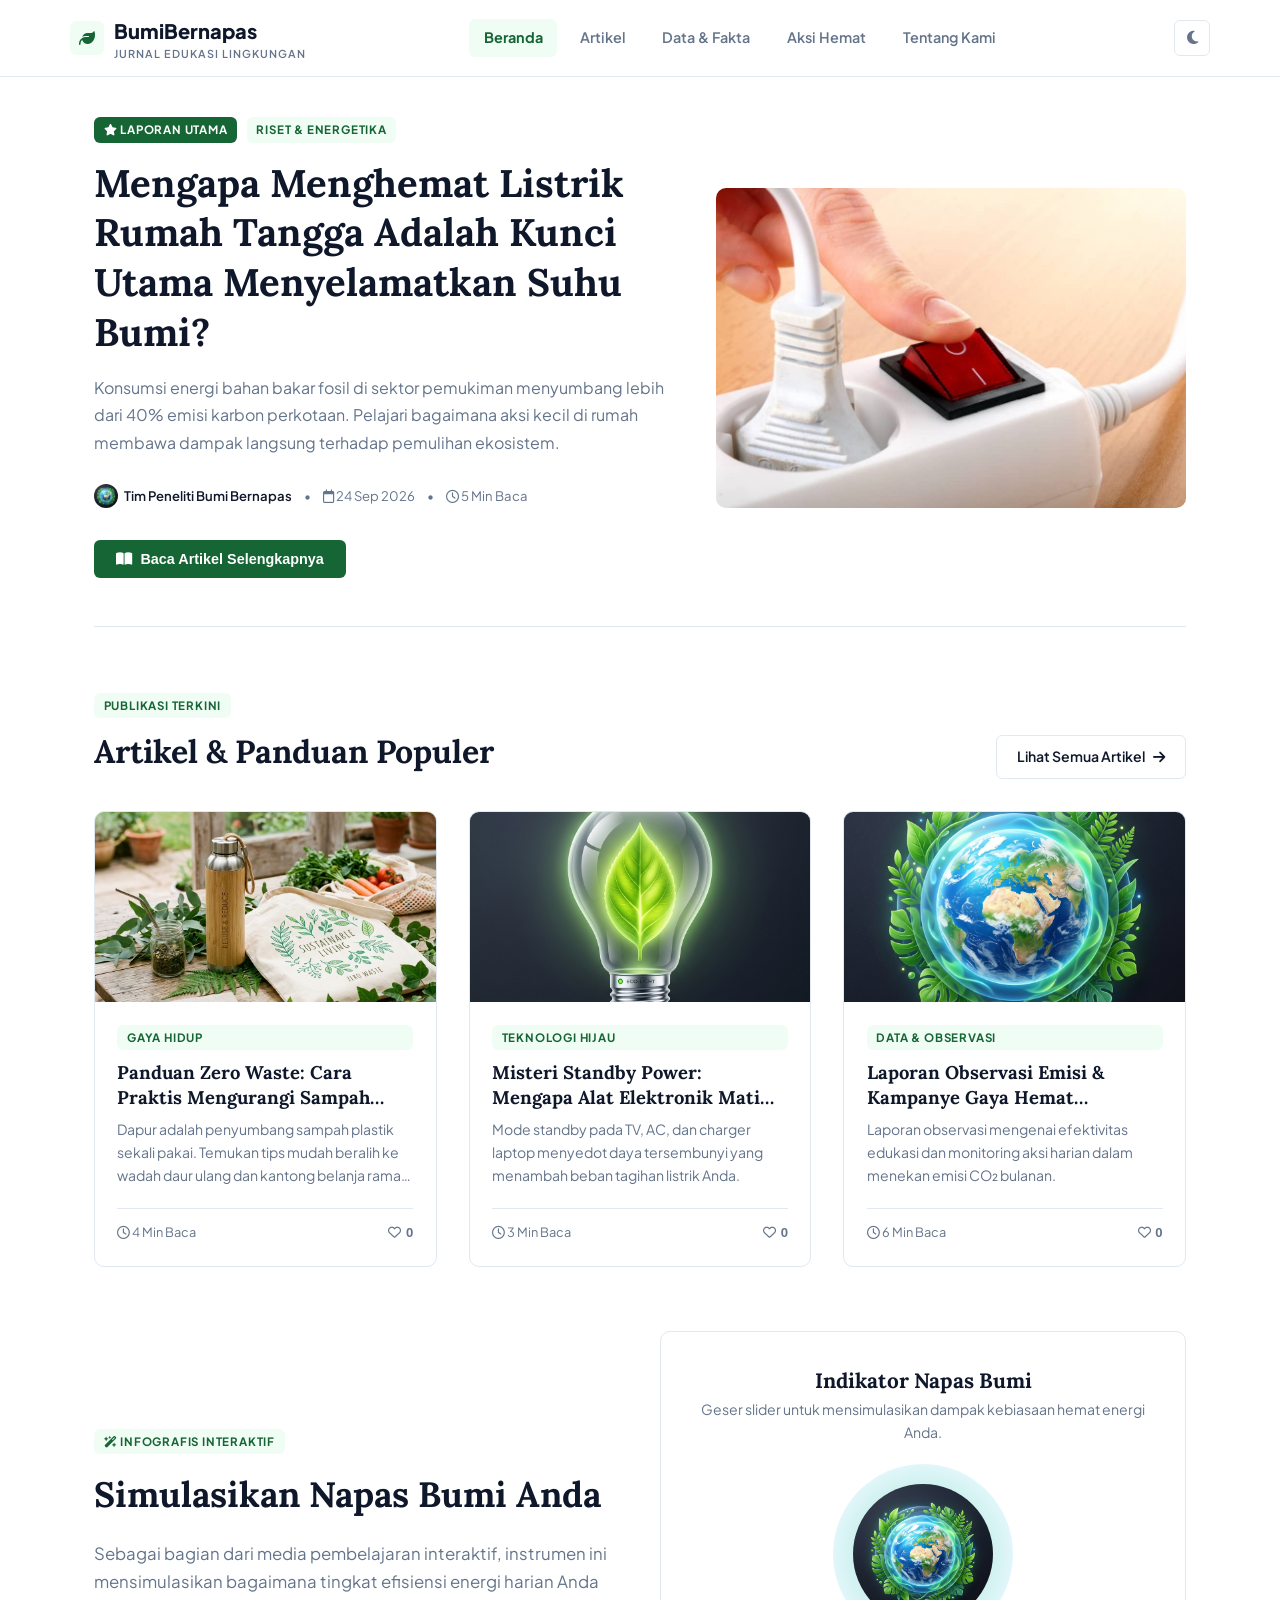
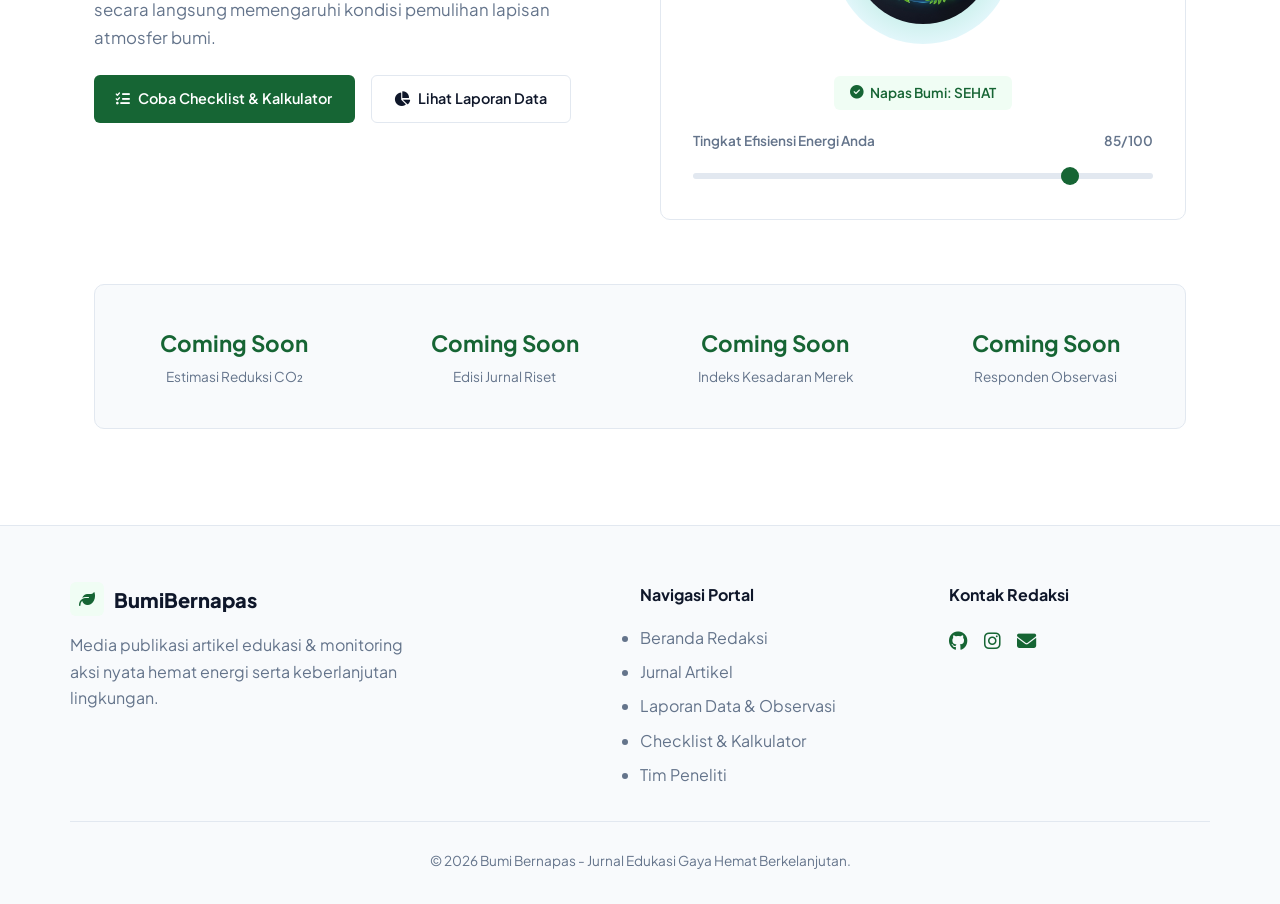
<file: index.html>
<!DOCTYPE html>
<html lang="id" data-theme="light">

<head>
  <meta charset="UTF-8">
  <meta name="viewport" content="width=device-width, initial-scale=1.0">
  <title>Bumi Bernapas - Jurnal Edukasi & Artikel Gaya Hemat Berkelanjutan</title>
  <meta name="description"
    content="Media publikasi artikel edukasi, riset efisiensi energi, dan panduan gaya hidup hemat berkelanjutan untuk menjaga napas kehidupan bumi.">

  <!-- CSS Utama & FontAwesome -->
  <link rel="stylesheet" href="css/style.css">
  <link rel="stylesheet" href="https://cdnjs.cloudflare.com/ajax/libs/font-awesome/6.4.0/css/all.min.css">
</head>

<body>

  <!-- Reading Progress Bar -->
  <div id="reading-progress-bar"></div>

  <!-- Navigation Bar -->
  <nav class="navbar">
    <div class="navbar-container">
      <a href="index.html" class="logo">
        <div class="logo-icon">
          <i class="fa-solid fa-leaf"></i>
        </div>
        <div>
          <span>Bumi<span class="gradient-text">Bernapas</span></span>
          <span class="logo-tagline">Jurnal Edukasi Lingkungan</span>
        </div>
      </a>

      <div class="nav-links" id="nav-links">
        <a href="index.html" class="nav-link active">Beranda</a>
        <a href="artikel.html" class="nav-link">Artikel</a>
        <a href="data.html" class="nav-link">Data & Fakta</a>
        <a href="aksi.html" class="nav-link">Aksi Hemat</a>
        <a href="tentang.html" class="nav-link">Tentang Kami</a>
      </div>

      <div class="nav-actions">
        <button class="theme-toggle-btn" id="theme-toggle" title="Ubah Tema (Dark/Light)">
          <i class="fa-solid fa-moon"></i>
        </button>
        <button class="mobile-menu-btn" id="mobile-menu-btn" aria-label="Toggle Mobile Menu">
          <i class="fa-solid fa-bars"></i>
        </button>
      </div>
    </div>
  </nav>

  <!-- Main Container -->
  <main class="container">

    <!-- Featured Headline Article Hero Spotlight -->
    <section class="featured-hero-article">
      <div>
        <div style="display: flex; gap: 0.6rem; align-items: center; margin-bottom: 1rem;">
          <span class="category-badge badge-headline"><i class="fa-solid fa-star me-1"></i> Laporan Utama</span>
          <span class="category-badge">Riset & Energetika</span>
        </div>

        <h1 class="featured-hero-title">Mengapa Menghemat Listrik Rumah Tangga Adalah Kunci Utama Menyelamatkan Suhu
          Bumi?</h1>
        <p class="featured-hero-excerpt">Konsumsi energi bahan bakar fosil di sektor pemukiman menyumbang lebih dari 40%
          emisi karbon perkotaan. Pelajari bagaimana aksi kecil di rumah membawa dampak langsung terhadap pemulihan
          ekosistem.</p>

        <div class="article-meta" style="margin-bottom: 2rem;">
          <div class="author-pill">
            <img src="assets/images/earth.jpg" alt="Tim Peneliti" class="author-avatar-sm">
            <span>Tim Peneliti Bumi Bernapas</span>
          </div>
          <span>•</span>
          <span><i class="fa-regular fa-calendar me-1"></i> 24 Sep 2026</span>
          <span>•</span>
          <span><i class="fa-regular fa-clock me-1"></i> 5 Min Baca</span>
        </div>

        <button class="btn btn-primary open-article-btn" data-id="101">
          <i class="fa-solid fa-book-open"></i> Baca Artikel Selengkapnya
        </button>
      </div>

      <div class="hero-article-cover">
        <img src="assets/images/article_eco_tech.png" alt="Ilustrasi Artikel Utama Energi Hijau">
      </div>
    </section>

    <!-- Section: Artikel Edukasi Populer & Terkini -->
    <section style="margin-bottom: 4rem;">
      <div
        style="display: flex; justify-content: space-between; align-items: flex-end; margin-bottom: 2rem; flex-wrap: wrap; gap: 1rem;">
        <div>
          <span class="category-badge" style="margin-bottom: 0.5rem;">Publikasi Terkini</span>
          <h2 style="font-size: 2rem; font-weight: 800;">Artikel & <span class="gradient-text">Panduan Populer</span>
          </h2>
        </div>
        <a href="artikel.html" class="btn btn-secondary" style="padding: 0.6rem 1.25rem; font-size: 0.88rem;">
          Lihat Semua Artikel <i class="fa-solid fa-arrow-right"></i>
        </a>
      </div>

      <div class="article-grid" id="homepage-article-grid">
        <!-- Populated dynamically by main.js -->
      </div>
    </section>

    <!-- Interactive Infographic Feature: Simulator Indikator Napas Bumi -->
    <section class="grid-2" style="margin-bottom: 4rem; align-items: center;">
      <div>
        <span class="category-badge" style="margin-bottom: 0.75rem;"><i
            class="fa-solid fa-wand-magic-sparkles me-1"></i> Infografis Interaktif</span>
        <h2 style="font-size: 2.2rem; font-weight: 800; margin-bottom: 1rem;">Simulasikan <span
            class="gradient-text">Napas Bumi</span> Anda</h2>
        <p class="text-muted" style="margin-bottom: 1.5rem; font-size: 1.05rem;">Sebagai bagian dari media pembelajaran
          interaktif, instrumen ini mensimulasikan bagaimana tingkat efisiensi energi harian Anda secara langsung
          memengaruhi kondisi pemulihan lapisan atmosfer bumi.</p>
        <div style="display: flex; gap: 1rem;" class="hero-actions">
          <a href="aksi.html" class="btn btn-primary">
            <i class="fa-solid fa-list-check"></i> Coba Checklist & Kalkulator
          </a>
          <a href="data.html" class="btn btn-secondary">
            <i class="fa-solid fa-chart-pie"></i> Lihat Laporan Data
          </a>
        </div>
      </div>

      <!-- Simulator Indikator Card -->
      <div class="breath-card">
        <h3 style="font-size: 1.3rem; font-weight: 800;">Indikator Napas Bumi</h3>
        <p class="text-muted" style="font-size: 0.88rem;">Geser slider untuk mensimulasikan dampak kebiasaan hemat
          energi Anda.</p>

        <div class="breath-earth-wrapper">
          <div class="breath-ring" id="breath-ring"></div>
          <img src="assets/images/earth.jpg" alt="Ilustrasi Bumi Bernapas" class="breath-img" id="breath-img">
        </div>

        <div id="breath-status" class="breath-status-badge status-sehat">
          <i class="fa-solid fa-circle-check"></i> Napas Bumi: SEHAT
        </div>

        <div class="breath-slider-container">
          <div class="breath-slider-label">
            <span>Tingkat Efisiensi Energi Anda</span>
            <span id="breath-score">85/100</span>
          </div>
          <input type="range" min="10" max="100" value="85" class="range-slider" id="breath-slider">
        </div>
      </div>
    </section>

    <!-- Stats Banner -->
    <section class="stats-banner">
      <div class="stat-item">
        <div class="stat-number" style="font-size: 1.4rem;">Coming Soon</div>
        <div class="stat-label">Estimasi Reduksi CO₂</div>
      </div>
      <div class="stat-item">
        <div class="stat-number" style="font-size: 1.4rem;">Coming Soon</div>
        <div class="stat-label">Edisi Jurnal Riset</div>
      </div>
      <div class="stat-item">
        <div class="stat-number" style="font-size: 1.4rem;">Coming Soon</div>
        <div class="stat-label">Indeks Kesadaran Merek</div>
      </div>
      <div class="stat-item">
        <div class="stat-number" style="font-size: 1.4rem;">Coming Soon</div>
        <div class="stat-label">Responden Observasi</div>
      </div>
    </section>

  </main>

  <!-- Interactive Article Modal Reader -->
  <div class="article-modal-overlay" id="article-modal">
    <div class="article-modal-content">
      <button class="article-modal-close" id="modal-close-btn" title="Tutup Artikel">
        <i class="fa-solid fa-xmark"></i>
      </button>

      <!-- Article Header -->
      <div id="modal-article-header">
        <span class="category-badge" id="modal-article-category">Riset</span>
        <h1 id="modal-article-title" style="font-size: 2.2rem; font-weight: 800; margin: 1rem 0; line-height: 1.25;">
          Judul Artikel</h1>

        <div class="article-meta" style="margin-bottom: 1.5rem;">
          <div class="author-pill">
            <img src="assets/images/earth.jpg" alt="Penulis" class="author-avatar-sm">
            <span id="modal-article-author">Penulis Artikel</span>
          </div>
          <span><i class="fa-regular fa-calendar me-1"></i> <span id="modal-article-date">24 Sep 2026</span></span>
          <span><i class="fa-regular fa-clock me-1"></i> <span id="modal-article-readtime">5 Min Baca</span></span>
        </div>

        <div style="border-radius: var(--radius-md); overflow: hidden; margin-bottom: 2rem; max-height: 400px;">
          <img id="modal-article-cover" src="assets/images/article_eco_tech.png" alt="Cover Artikel"
            style="width: 100%; height: 100%; object-fit: cover;">
        </div>
      </div>

      <!-- Simulated Narration Player Bar -->
      <div class="article-audio-bar">
        <button class="audio-play-btn" id="modal-audio-btn" title="Dengarkan Narasi Artikel">
          <i class="fa-solid fa-play"></i>
        </button>
        <div class="audio-info">
          <div class="audio-title">Dengarkan Versi Audio Narasi</div>
          <div class="audio-progress">
            <div class="audio-progress-fill" id="modal-audio-progress"></div>
          </div>
        </div>
        <span style="font-size: 0.8rem; font-weight: 700; color: var(--text-muted);" id="modal-audio-time">0:00 /
          2:30</span>
      </div>

      <!-- Editorial Body Content -->
      <div class="editorial-article-body" id="modal-article-body">
        <!-- Body html populated dynamically -->
      </div>

      <!-- Modal Footer & Social Actions -->
      <div
        style="display: flex; justify-content: space-between; align-items: center; margin-top: 3rem; padding-top: 1.5rem; border-top: 1px solid var(--bg-card-border); flex-wrap: wrap; gap: 1rem;">
        <button class="like-btn" id="modal-like-btn" style="font-size: 1rem;">
          <i class="fa-regular fa-heart" style="font-size: 1.2rem;"></i> Suka Artikel (<span
            id="modal-like-count">142</span>)
        </button>

        <div style="display: flex; gap: 1rem; align-items: center; color: var(--text-muted);">
          <span style="font-weight: 600; font-size: 0.9rem;">Bagikan:</span>
          <a href="#" style="color: var(--primary); font-size: 1.1rem;"><i class="fa-brands fa-whatsapp"></i></a>
          <a href="#" style="color: var(--primary); font-size: 1.1rem;"><i class="fa-brands fa-twitter"></i></a>
          <a href="#" style="color: var(--primary); font-size: 1.1rem;"><i class="fa-solid fa-link"></i></a>
        </div>
      </div>

    </div>
  </div>

  <!-- Footer -->
  <footer class="footer">
    <div class="footer-container">
      <div>
        <div class="logo" style="margin-bottom: 1rem;">
          <div class="logo-icon"><i class="fa-solid fa-leaf"></i></div>
          <span>Bumi<span class="gradient-text">Bernapas</span></span>
        </div>
        <p class="text-muted" style="max-width: 360px;">Media publikasi artikel edukasi & monitoring aksi nyata hemat
          energi serta keberlanjutan lingkungan.</p>
      </div>
      <div>
        <h4 style="margin-bottom: 1rem; font-weight: 700;">Navigasi Portal</h4>
        <ul style="display: flex; flex-direction: column; gap: 0.5rem;" class="text-muted">
          <li><a href="index.html">Beranda Redaksi</a></li>
          <li><a href="artikel.html">Jurnal Artikel</a></li>
          <li><a href="data.html">Laporan Data & Observasi</a></li>
          <li><a href="aksi.html">Checklist & Kalkulator</a></li>
          <li><a href="tentang.html">Tim Peneliti</a></li>
        </ul>
      </div>
      <div>
        <h4 style="margin-bottom: 1rem; font-weight: 700;">Kontak Redaksi</h4>
        <div style="display: flex; gap: 1rem; font-size: 1.2rem; color: var(--primary);">
          <a href="#"><i class="fa-brands fa-github"></i></a>
          <a href="#"><i class="fa-brands fa-instagram"></i></a>
          <a href="#"><i class="fa-solid fa-envelope"></i></a>
        </div>
      </div>
    </div>
    <div class="footer-bottom">
      &copy; 2026 Bumi Bernapas - Jurnal Edukasi Gaya Hemat Berkelanjutan.
    </div>
  </footer>

  <!-- Scripts -->
  <script src="js/main.js"></script>
</body>

</html>
</file>
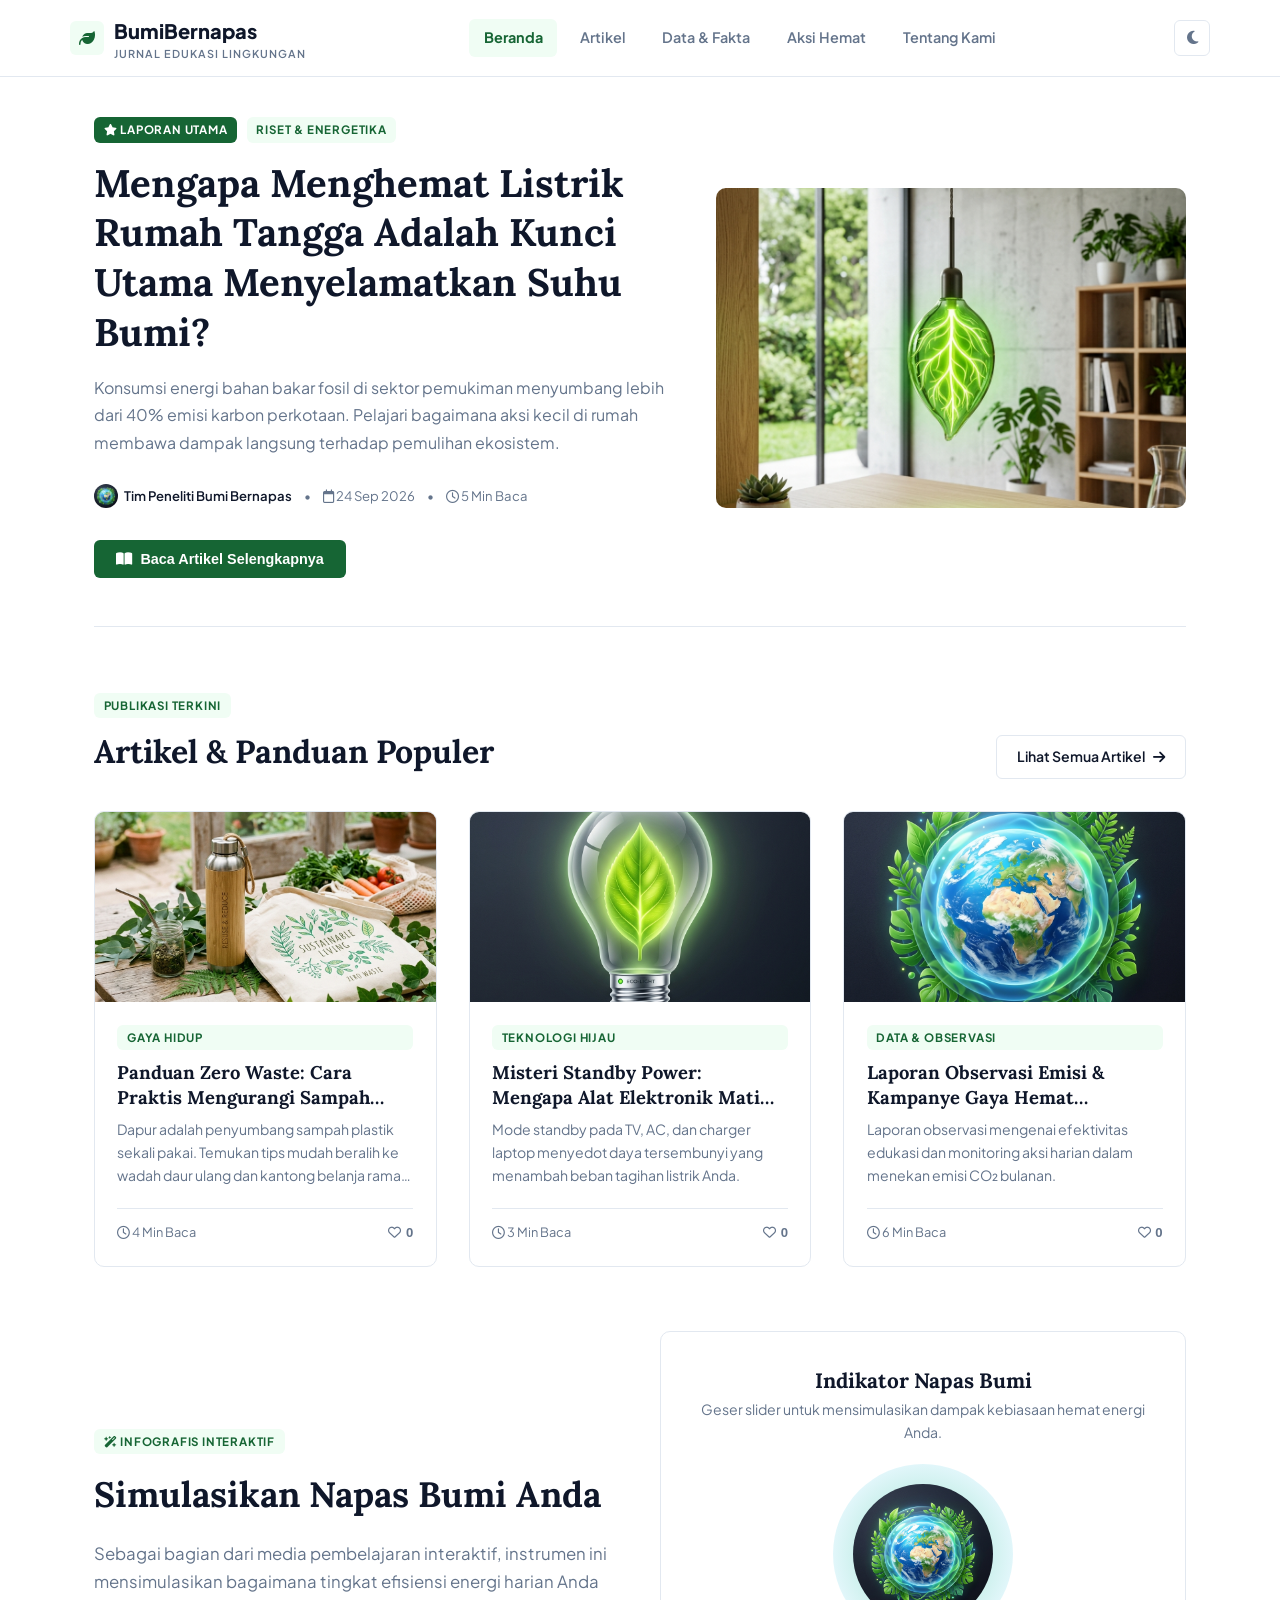
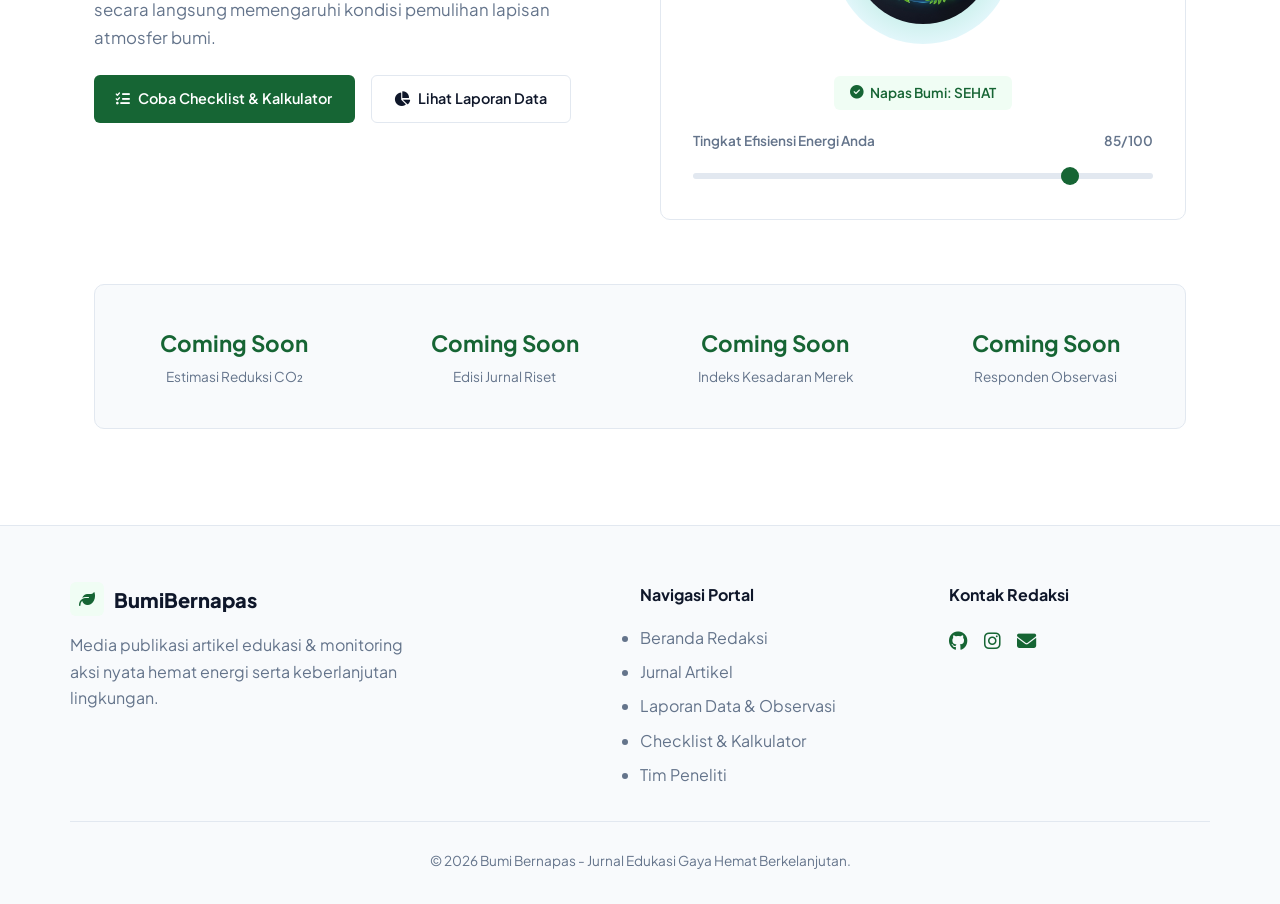
<file: bumi-bernapas/index.html>
<!DOCTYPE html>
<html lang="id" data-theme="light">

<head>
  <meta charset="UTF-8">
  <meta name="viewport" content="width=device-width, initial-scale=1.0">
  <title>Bumi Bernapas - Jurnal Edukasi & Artikel Gaya Hemat Berkelanjutan</title>
  <meta name="description"
    content="Media publikasi artikel edukasi, riset efisiensi energi, dan panduan gaya hidup hemat berkelanjutan untuk menjaga napas kehidupan bumi.">

  <!-- CSS Utama & FontAwesome -->
  <link rel="stylesheet" href="css/style.css">
  <link rel="stylesheet" href="https://cdnjs.cloudflare.com/ajax/libs/font-awesome/6.4.0/css/all.min.css">
</head>

<body>

  <!-- Reading Progress Bar -->
  <div id="reading-progress-bar"></div>

  <!-- Navigation Bar -->
  <nav class="navbar">
    <div class="navbar-container">
      <a href="index.html" class="logo">
        <div class="logo-icon">
          <i class="fa-solid fa-leaf"></i>
        </div>
        <div>
          <span>Bumi<span class="gradient-text">Bernapas</span></span>
          <span class="logo-tagline">Jurnal Edukasi Lingkungan</span>
        </div>
      </a>

      <div class="nav-links" id="nav-links">
        <a href="index.html" class="nav-link active">Beranda</a>
        <a href="artikel.html" class="nav-link">Artikel</a>
        <a href="data.html" class="nav-link">Data & Fakta</a>
        <a href="aksi.html" class="nav-link">Aksi Hemat</a>
        <a href="tentang.html" class="nav-link">Tentang Kami</a>
      </div>

      <div class="nav-actions">
        <button class="theme-toggle-btn" id="theme-toggle" title="Ubah Tema (Dark/Light)">
          <i class="fa-solid fa-moon"></i>
        </button>
        <button class="mobile-menu-btn" id="mobile-menu-btn" aria-label="Toggle Mobile Menu">
          <i class="fa-solid fa-bars"></i>
        </button>
      </div>
    </div>
  </nav>

  <!-- Main Container -->
  <main class="container">

    <!-- Featured Headline Article Hero Spotlight -->
    <section class="featured-hero-article">
      <div>
        <div style="display: flex; gap: 0.6rem; align-items: center; margin-bottom: 1rem;">
          <span class="category-badge badge-headline"><i class="fa-solid fa-star me-1"></i> Laporan Utama</span>
          <span class="category-badge">Riset & Energetika</span>
        </div>

        <h1 class="featured-hero-title">Mengapa Menghemat Listrik Rumah Tangga Adalah Kunci Utama Menyelamatkan Suhu Bumi?</h1>
        <p class="featured-hero-excerpt">Konsumsi energi bahan bakar fosil di sektor pemukiman menyumbang lebih dari 40% emisi karbon perkotaan. Pelajari bagaimana aksi kecil di rumah membawa dampak langsung terhadap pemulihan ekosistem.</p>

        <div class="article-meta" style="margin-bottom: 2rem;">
          <div class="author-pill">
            <img src="assets/images/earth.jpg" alt="Tim Peneliti" class="author-avatar-sm">
            <span>Tim Peneliti Bumi Bernapas</span>
          </div>
          <span>•</span>
          <span><i class="fa-regular fa-calendar me-1"></i> 24 Sep 2026</span>
          <span>•</span>
          <span><i class="fa-regular fa-clock me-1"></i> 5 Min Baca</span>
        </div>

        <button class="btn btn-primary open-article-btn" data-id="101">
          <i class="fa-solid fa-book-open"></i> Baca Artikel Selengkapnya
        </button>
      </div>

      <div class="hero-article-cover">
        <img src="assets/images/article_eco_tech.jpg" alt="Ilustrasi Artikel Utama Energi Hijau">
      </div>
    </section>

    <!-- Section: Artikel Edukasi Populer & Terkini -->
    <section style="margin-bottom: 4rem;">
      <div style="display: flex; justify-content: space-between; align-items: flex-end; margin-bottom: 2rem; flex-wrap: wrap; gap: 1rem;">
        <div>
          <span class="category-badge" style="margin-bottom: 0.5rem;">Publikasi Terkini</span>
          <h2 style="font-size: 2rem; font-weight: 800;">Artikel & <span class="gradient-text">Panduan Populer</span></h2>
        </div>
        <a href="artikel.html" class="btn btn-secondary" style="padding: 0.6rem 1.25rem; font-size: 0.88rem;">
          Lihat Semua Artikel <i class="fa-solid fa-arrow-right"></i>
        </a>
      </div>

      <div class="article-grid" id="homepage-article-grid">
        <!-- Populated dynamically by main.js -->
      </div>
    </section>

    <!-- Interactive Infographic Feature: Simulator Indikator Napas Bumi -->
    <section class="grid-2" style="margin-bottom: 4rem; align-items: center;">
      <div>
        <span class="category-badge" style="margin-bottom: 0.75rem;"><i class="fa-solid fa-wand-magic-sparkles me-1"></i> Infografis Interaktif</span>
        <h2 style="font-size: 2.2rem; font-weight: 800; margin-bottom: 1rem;">Simulasikan <span class="gradient-text">Napas Bumi</span> Anda</h2>
        <p class="text-muted" style="margin-bottom: 1.5rem; font-size: 1.05rem;">Sebagai bagian dari media pembelajaran interaktif, instrumen ini mensimulasikan bagaimana tingkat efisiensi energi harian Anda secara langsung memengaruhi kondisi pemulihan lapisan atmosfer bumi.</p>
        <div style="display: flex; gap: 1rem;" class="hero-actions">
          <a href="aksi.html" class="btn btn-primary">
            <i class="fa-solid fa-list-check"></i> Coba Checklist & Kalkulator
          </a>
          <a href="data.html" class="btn btn-secondary">
            <i class="fa-solid fa-chart-pie"></i> Lihat Laporan Data
          </a>
        </div>
      </div>

      <!-- Simulator Indikator Card -->
      <div class="breath-card">
        <h3 style="font-size: 1.3rem; font-weight: 800;">Indikator Napas Bumi</h3>
        <p class="text-muted" style="font-size: 0.88rem;">Geser slider untuk mensimulasikan dampak kebiasaan hemat energi Anda.</p>

        <div class="breath-earth-wrapper">
          <div class="breath-ring" id="breath-ring"></div>
          <img src="assets/images/earth.jpg" alt="Ilustrasi Bumi Bernapas" class="breath-img" id="breath-img">
        </div>

        <div id="breath-status" class="breath-status-badge status-sehat">
          <i class="fa-solid fa-circle-check"></i> Napas Bumi: SEHAT
        </div>

        <div class="breath-slider-container">
          <div class="breath-slider-label">
            <span>Tingkat Efisiensi Energi Anda</span>
            <span id="breath-score">85/100</span>
          </div>
          <input type="range" min="10" max="100" value="85" class="range-slider" id="breath-slider">
        </div>
      </div>
    </section>

    <!-- Stats Banner -->
    <section class="stats-banner">
      <div class="stat-item">
        <div class="stat-number" style="font-size: 1.4rem;">Coming Soon</div>
        <div class="stat-label">Estimasi Reduksi CO₂</div>
      </div>
      <div class="stat-item">
        <div class="stat-number" style="font-size: 1.4rem;">Coming Soon</div>
        <div class="stat-label">Edisi Jurnal Riset</div>
      </div>
      <div class="stat-item">
        <div class="stat-number" style="font-size: 1.4rem;">Coming Soon</div>
        <div class="stat-label">Indeks Kesadaran Merek</div>
      </div>
      <div class="stat-item">
        <div class="stat-number" style="font-size: 1.4rem;">Coming Soon</div>
        <div class="stat-label">Responden Observasi</div>
      </div>
    </section>

  </main>

  <!-- Interactive Article Modal Reader -->
  <div class="article-modal-overlay" id="article-modal">
    <div class="article-modal-content">
      <button class="article-modal-close" id="modal-close-btn" title="Tutup Artikel">
        <i class="fa-solid fa-xmark"></i>
      </button>

      <!-- Article Header -->
      <div id="modal-article-header">
        <span class="category-badge" id="modal-article-category">Riset</span>
        <h1 id="modal-article-title" style="font-size: 2.2rem; font-weight: 800; margin: 1rem 0; line-height: 1.25;">Judul Artikel</h1>
        
        <div class="article-meta" style="margin-bottom: 1.5rem;">
          <div class="author-pill">
            <img src="assets/images/earth.jpg" alt="Penulis" class="author-avatar-sm">
            <span id="modal-article-author">Penulis Artikel</span>
          </div>
          <span><i class="fa-regular fa-calendar me-1"></i> <span id="modal-article-date">24 Sep 2026</span></span>
          <span><i class="fa-regular fa-clock me-1"></i> <span id="modal-article-readtime">5 Min Baca</span></span>
        </div>

        <div style="border-radius: var(--radius-md); overflow: hidden; margin-bottom: 2rem; max-height: 400px;">
          <img id="modal-article-cover" src="assets/images/article_eco_tech.jpg" alt="Cover Artikel" style="width: 100%; height: 100%; object-fit: cover;">
        </div>
      </div>

      <!-- Simulated Narration Player Bar -->
      <div class="article-audio-bar">
        <button class="audio-play-btn" id="modal-audio-btn" title="Dengarkan Narasi Artikel">
          <i class="fa-solid fa-play"></i>
        </button>
        <div class="audio-info">
          <div class="audio-title">Dengarkan Versi Audio Narasi</div>
          <div class="audio-progress">
            <div class="audio-progress-fill" id="modal-audio-progress"></div>
          </div>
        </div>
        <span style="font-size: 0.8rem; font-weight: 700; color: var(--text-muted);" id="modal-audio-time">0:00 / 2:30</span>
      </div>

      <!-- Editorial Body Content -->
      <div class="editorial-article-body" id="modal-article-body">
        <!-- Body html populated dynamically -->
      </div>

      <!-- Modal Footer & Social Actions -->
      <div style="display: flex; justify-content: space-between; align-items: center; margin-top: 3rem; padding-top: 1.5rem; border-top: 1px solid var(--bg-card-border); flex-wrap: wrap; gap: 1rem;">
        <button class="like-btn" id="modal-like-btn" style="font-size: 1rem;">
          <i class="fa-regular fa-heart" style="font-size: 1.2rem;"></i> Suka Artikel (<span id="modal-like-count">142</span>)
        </button>

        <div style="display: flex; gap: 1rem; align-items: center; color: var(--text-muted);">
          <span style="font-weight: 600; font-size: 0.9rem;">Bagikan:</span>
          <a href="#" style="color: var(--primary); font-size: 1.1rem;"><i class="fa-brands fa-whatsapp"></i></a>
          <a href="#" style="color: var(--primary); font-size: 1.1rem;"><i class="fa-brands fa-twitter"></i></a>
          <a href="#" style="color: var(--primary); font-size: 1.1rem;"><i class="fa-solid fa-link"></i></a>
        </div>
      </div>

    </div>
  </div>

  <!-- Footer -->
  <footer class="footer">
    <div class="footer-container">
      <div>
        <div class="logo" style="margin-bottom: 1rem;">
          <div class="logo-icon"><i class="fa-solid fa-leaf"></i></div>
          <span>Bumi<span class="gradient-text">Bernapas</span></span>
        </div>
        <p class="text-muted" style="max-width: 360px;">Media publikasi artikel edukasi & monitoring aksi nyata hemat energi serta keberlanjutan lingkungan.</p>
      </div>
      <div>
        <h4 style="margin-bottom: 1rem; font-weight: 700;">Navigasi Portal</h4>
        <ul style="display: flex; flex-direction: column; gap: 0.5rem;" class="text-muted">
          <li><a href="index.html">Beranda Redaksi</a></li>
          <li><a href="artikel.html">Jurnal Artikel</a></li>
          <li><a href="data.html">Laporan Data & Observasi</a></li>
          <li><a href="aksi.html">Checklist & Kalkulator</a></li>
          <li><a href="tentang.html">Tim Peneliti</a></li>
        </ul>
      </div>
      <div>
        <h4 style="margin-bottom: 1rem; font-weight: 700;">Kontak Redaksi</h4>
        <div style="display: flex; gap: 1rem; font-size: 1.2rem; color: var(--primary);">
          <a href="#"><i class="fa-brands fa-github"></i></a>
          <a href="#"><i class="fa-brands fa-instagram"></i></a>
          <a href="#"><i class="fa-solid fa-envelope"></i></a>
        </div>
      </div>
    </div>
    <div class="footer-bottom">
      &copy; 2026 Bumi Bernapas - Jurnal Edukasi Gaya Hemat Berkelanjutan.
    </div>
  </footer>

  <!-- Scripts -->
  <script src="js/main.js"></script>
</body>

</html>
</file>
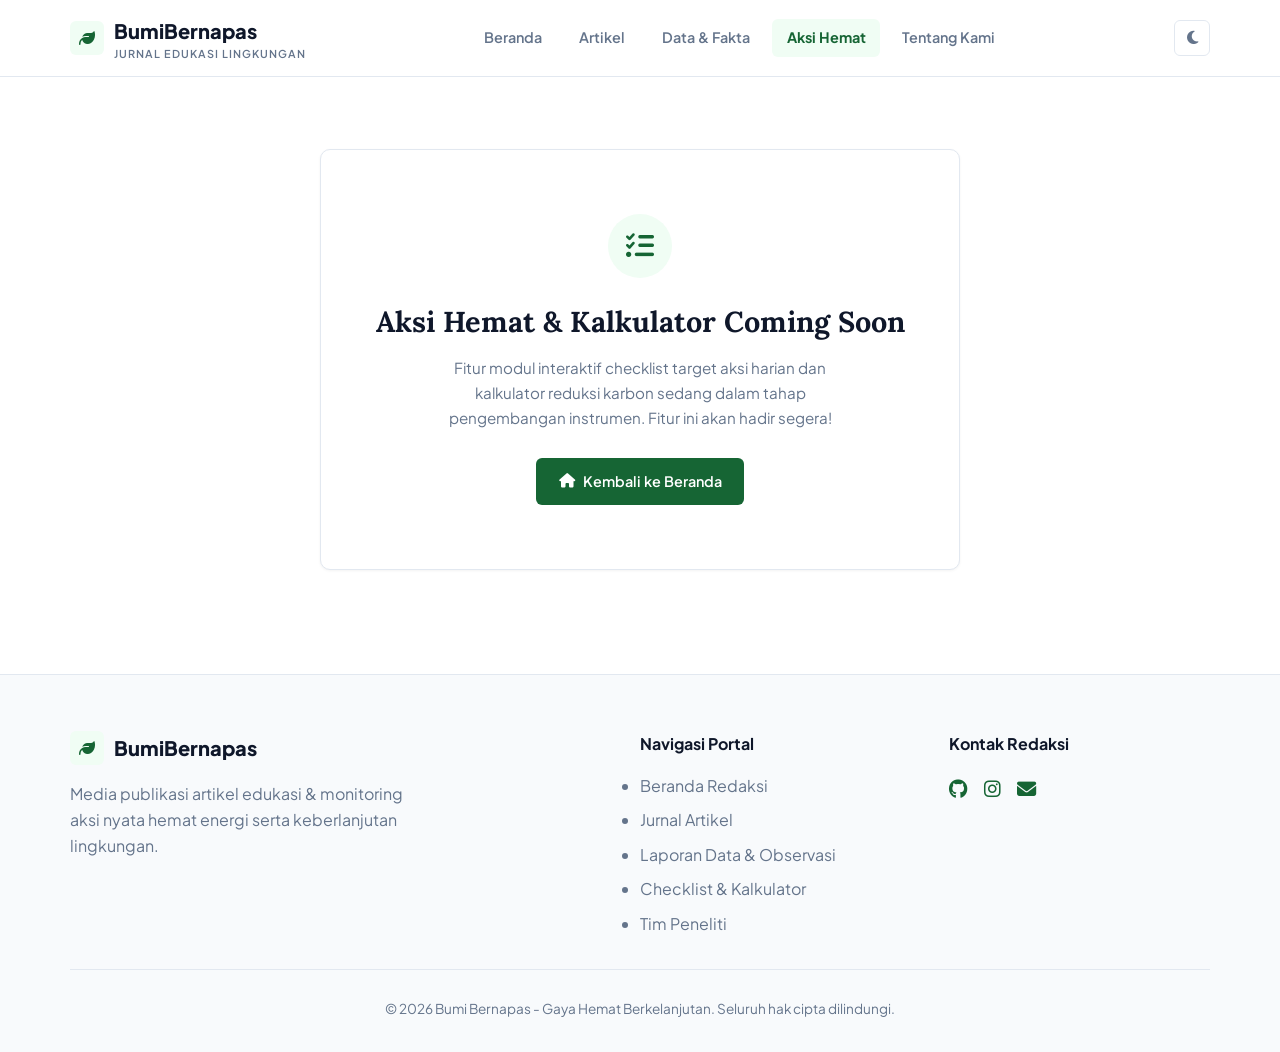
<file: aksi.html>
<!DOCTYPE html>
<html lang="id" data-theme="light">

<head>
  <meta charset="UTF-8">
  <meta name="viewport" content="width=device-width, initial-scale=1.0">
  <title>Aksi Hemat (Coming Soon) - Bumi Bernapas</title>
  <meta name="description" content="Fitur Panduan & Checklist Aksi Hemat Energi Bumi Bernapas sedang dalam tahap pengembangan (Coming Soon).">

  <link rel="stylesheet" href="css/style.css">
  <link rel="stylesheet" href="https://cdnjs.cloudflare.com/ajax/libs/font-awesome/6.4.0/css/all.min.css">
</head>

<body>

  <!-- Reading Progress Bar -->
  <div id="reading-progress-bar"></div>

  <!-- Navigation Bar -->
  <nav class="navbar">
    <div class="navbar-container">
      <a href="index.html" class="logo">
        <div class="logo-icon">
          <i class="fa-solid fa-leaf"></i>
        </div>
        <div>
          <span>Bumi<span class="gradient-text">Bernapas</span></span>
          <span class="logo-tagline">Jurnal Edukasi Lingkungan</span>
        </div>
      </a>

      <div class="nav-links" id="nav-links">
        <a href="index.html" class="nav-link">Beranda</a>
        <a href="artikel.html" class="nav-link">Artikel</a>
        <a href="data.html" class="nav-link">Data & Fakta</a>
        <a href="aksi.html" class="nav-link active">Aksi Hemat</a>
        <a href="tentang.html" class="nav-link">Tentang Kami</a>
      </div>

      <div class="nav-actions">
        <button class="theme-toggle-btn" id="theme-toggle" title="Ubah Tema (Dark/Light)">
          <i class="fa-solid fa-moon"></i>
        </button>
        <button class="mobile-menu-btn" id="mobile-menu-btn" aria-label="Toggle Mobile Menu">
          <i class="fa-solid fa-bars"></i>
        </button>
      </div>
    </div>
  </nav>

  <!-- Main Content -->
  <main class="container">

    <div class="coming-soon-card">
      <div class="coming-soon-icon">
        <i class="fa-solid fa-list-check"></i>
      </div>
      <h2>Aksi Hemat & Kalkulator <span class="gradient-text">Coming Soon</span></h2>
      <p>Fitur modul interaktif checklist target aksi harian dan kalkulator reduksi karbon sedang dalam tahap pengembangan instrumen. Fitur ini akan hadir segera!</p>
      <a href="index.html" class="btn btn-primary">
        <i class="fa-solid fa-house"></i> Kembali ke Beranda
      </a>
    </div>

  </main>

  <!-- Footer -->
  <footer class="footer">
    <div class="footer-container">
      <div>
        <div class="logo" style="margin-bottom: 1rem;">
          <div class="logo-icon"><i class="fa-solid fa-leaf"></i></div>
          <span>Bumi<span class="gradient-text">Bernapas</span></span>
        </div>
        <p class="text-muted" style="max-width: 360px;">Media publikasi artikel edukasi & monitoring aksi nyata hemat energi serta keberlanjutan lingkungan.</p>
      </div>
      <div>
        <h4 style="margin-bottom: 1rem; font-weight: 700;">Navigasi Portal</h4>
        <ul style="display: flex; flex-direction: column; gap: 0.5rem;" class="text-muted">
          <li><a href="index.html">Beranda Redaksi</a></li>
          <li><a href="artikel.html">Jurnal Artikel</a></li>
          <li><a href="data.html">Laporan Data & Observasi</a></li>
          <li><a href="aksi.html">Checklist & Kalkulator</a></li>
          <li><a href="tentang.html">Tim Peneliti</a></li>
        </ul>
      </div>
      <div>
        <h4 style="margin-bottom: 1rem; font-weight: 700;">Kontak Redaksi</h4>
        <div style="display: flex; gap: 1rem; font-size: 1.2rem; color: var(--primary);">
          <a href="#"><i class="fa-brands fa-github"></i></a>
          <a href="#"><i class="fa-brands fa-instagram"></i></a>
          <a href="#"><i class="fa-solid fa-envelope"></i></a>
        </div>
      </div>
    </div>
    <div class="footer-bottom">
      &copy; 2026 Bumi Bernapas - Gaya Hemat Berkelanjutan. Seluruh hak cipta dilindungi.
    </div>
  </footer>

  <script src="js/main.js"></script>
</body>

</html>
</file>
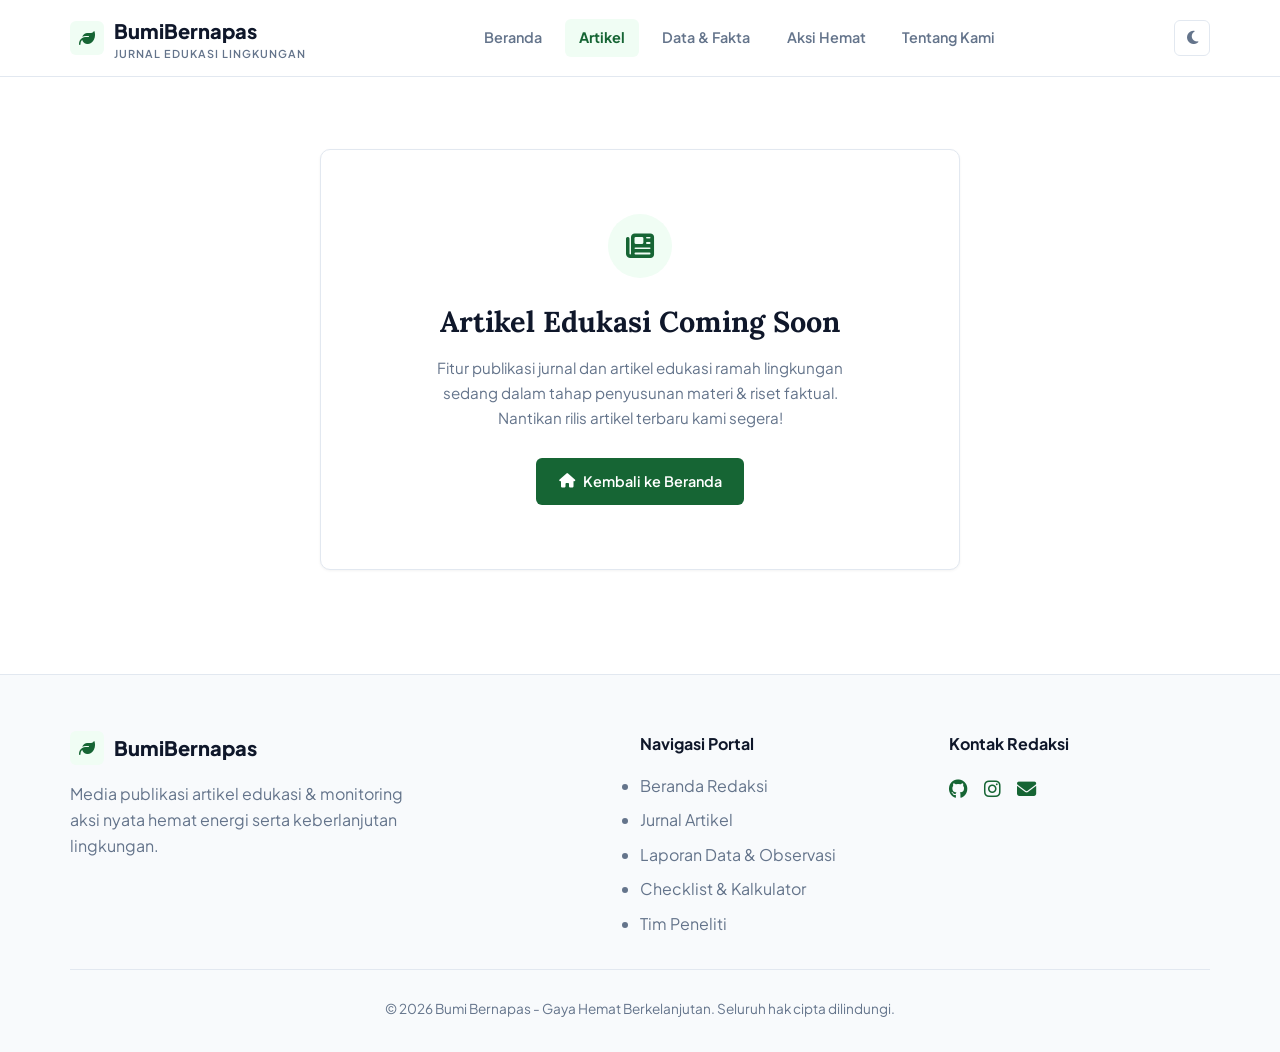
<file: artikel.html>
<!DOCTYPE html>
<html lang="id" data-theme="light">

<head>
  <meta charset="UTF-8">
  <meta name="viewport" content="width=device-width, initial-scale=1.0">
  <title>Artikel Edukasi (Coming Soon) - Bumi Bernapas</title>
  <meta name="description" content="Fitur Jurnal & Artikel Edukasi Bumi Bernapas sedang dalam tahap pengembangan (Coming Soon).">

  <!-- CSS Utama & FontAwesome -->
  <link rel="stylesheet" href="css/style.css">
  <link rel="stylesheet" href="https://cdnjs.cloudflare.com/ajax/libs/font-awesome/6.4.0/css/all.min.css">
</head>

<body>

  <!-- Reading Progress Bar -->
  <div id="reading-progress-bar"></div>

  <!-- Navigation Bar -->
  <nav class="navbar">
    <div class="navbar-container">
      <a href="index.html" class="logo">
        <div class="logo-icon">
          <i class="fa-solid fa-leaf"></i>
        </div>
        <div>
          <span>Bumi<span class="gradient-text">Bernapas</span></span>
          <span class="logo-tagline">Jurnal Edukasi Lingkungan</span>
        </div>
      </a>

      <div class="nav-links" id="nav-links">
        <a href="index.html" class="nav-link">Beranda</a>
        <a href="artikel.html" class="nav-link active">Artikel</a>
        <a href="data.html" class="nav-link">Data & Fakta</a>
        <a href="aksi.html" class="nav-link">Aksi Hemat</a>
        <a href="tentang.html" class="nav-link">Tentang Kami</a>
      </div>

      <div class="nav-actions">
        <button class="theme-toggle-btn" id="theme-toggle" title="Ubah Tema (Dark/Light)">
          <i class="fa-solid fa-moon"></i>
        </button>
        <button class="mobile-menu-btn" id="mobile-menu-btn" aria-label="Toggle Mobile Menu">
          <i class="fa-solid fa-bars"></i>
        </button>
      </div>
    </div>
  </nav>

  <!-- Main Content Container -->
  <main class="container">

    <div class="coming-soon-card">
      <div class="coming-soon-icon">
        <i class="fa-solid fa-newspaper"></i>
      </div>
      <h2>Artikel Edukasi <span class="gradient-text">Coming Soon</span></h2>
      <p>Fitur publikasi jurnal dan artikel edukasi ramah lingkungan sedang dalam tahap penyusunan materi & riset faktual. Nantikan rilis artikel terbaru kami segera!</p>
      <a href="index.html" class="btn btn-primary">
        <i class="fa-solid fa-house"></i> Kembali ke Beranda
      </a>
    </div>

  </main>

  <!-- Footer -->
  <footer class="footer">
    <div class="footer-container">
      <div>
        <div class="logo" style="margin-bottom: 1rem;">
          <div class="logo-icon"><i class="fa-solid fa-leaf"></i></div>
          <span>Bumi<span class="gradient-text">Bernapas</span></span>
        </div>
        <p class="text-muted" style="max-width: 360px;">Media publikasi artikel edukasi & monitoring aksi nyata hemat energi serta keberlanjutan lingkungan.</p>
      </div>
      <div>
        <h4 style="margin-bottom: 1rem; font-weight: 700;">Navigasi Portal</h4>
        <ul style="display: flex; flex-direction: column; gap: 0.5rem;" class="text-muted">
          <li><a href="index.html">Beranda Redaksi</a></li>
          <li><a href="artikel.html">Jurnal Artikel</a></li>
          <li><a href="data.html">Laporan Data & Observasi</a></li>
          <li><a href="aksi.html">Checklist & Kalkulator</a></li>
          <li><a href="tentang.html">Tim Peneliti</a></li>
        </ul>
      </div>
      <div>
        <h4 style="margin-bottom: 1rem; font-weight: 700;">Kontak Redaksi</h4>
        <div style="display: flex; gap: 1rem; font-size: 1.2rem; color: var(--primary);">
          <a href="#"><i class="fa-brands fa-github"></i></a>
          <a href="#"><i class="fa-brands fa-instagram"></i></a>
          <a href="#"><i class="fa-solid fa-envelope"></i></a>
        </div>
      </div>
    </div>
    <div class="footer-bottom">
      &copy; 2026 Bumi Bernapas - Gaya Hemat Berkelanjutan. Seluruh hak cipta dilindungi.
    </div>
  </footer>

  <script src="js/main.js"></script>
</body>

</html>
</file>
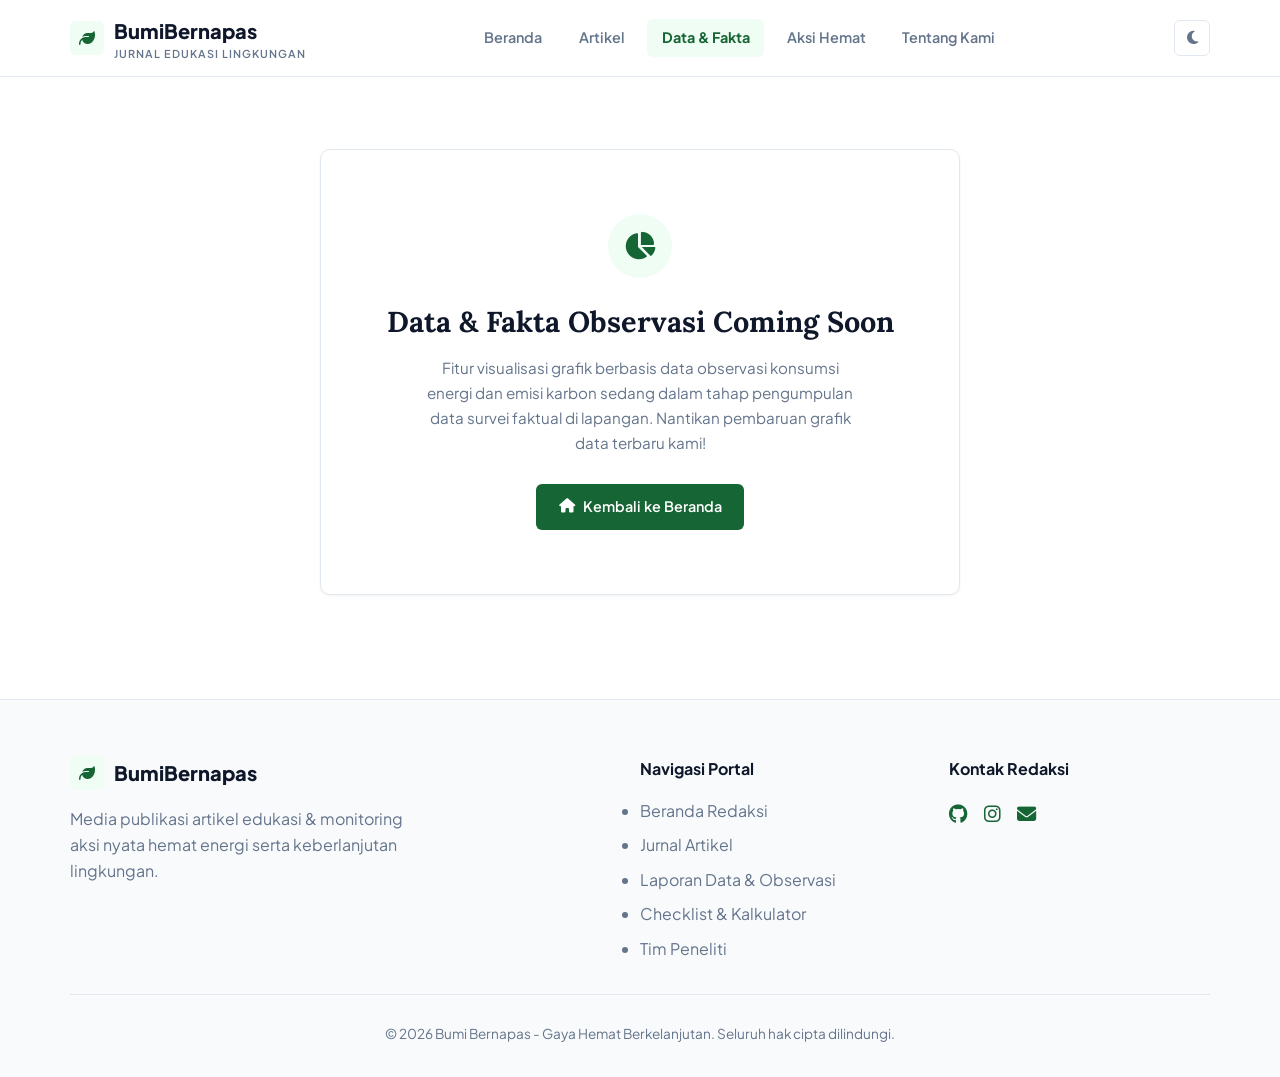
<file: data.html>
<!DOCTYPE html>
<html lang="id" data-theme="light">

<head>
  <meta charset="UTF-8">
  <meta name="viewport" content="width=device-width, initial-scale=1.0">
  <title>Data & Fakta Observasi (Coming Soon) - Bumi Bernapas</title>
  <meta name="description" content="Fitur Laporan Data & Fakta Observasi Bumi Bernapas sedang dalam tahap pengumpulan data (Coming Soon).">

  <link rel="stylesheet" href="css/style.css">
  <link rel="stylesheet" href="https://cdnjs.cloudflare.com/ajax/libs/font-awesome/6.4.0/css/all.min.css">
</head>

<body>

  <!-- Reading Progress Bar -->
  <div id="reading-progress-bar"></div>

  <!-- Navigation Bar -->
  <nav class="navbar">
    <div class="navbar-container">
      <a href="index.html" class="logo">
        <div class="logo-icon">
          <i class="fa-solid fa-leaf"></i>
        </div>
        <div>
          <span>Bumi<span class="gradient-text">Bernapas</span></span>
          <span class="logo-tagline">Jurnal Edukasi Lingkungan</span>
        </div>
      </a>

      <div class="nav-links" id="nav-links">
        <a href="index.html" class="nav-link">Beranda</a>
        <a href="artikel.html" class="nav-link">Artikel</a>
        <a href="data.html" class="nav-link active">Data & Fakta</a>
        <a href="aksi.html" class="nav-link">Aksi Hemat</a>
        <a href="tentang.html" class="nav-link">Tentang Kami</a>
      </div>

      <div class="nav-actions">
        <button class="theme-toggle-btn" id="theme-toggle" title="Ubah Tema (Dark/Light)">
          <i class="fa-solid fa-moon"></i>
        </button>
        <button class="mobile-menu-btn" id="mobile-menu-btn" aria-label="Toggle Mobile Menu">
          <i class="fa-solid fa-bars"></i>
        </button>
      </div>
    </div>
  </nav>

  <!-- Main Container -->
  <main class="container">

    <div class="coming-soon-card">
      <div class="coming-soon-icon">
        <i class="fa-solid fa-chart-pie"></i>
      </div>
      <h2>Data & Fakta Observasi <span class="gradient-text">Coming Soon</span></h2>
      <p>Fitur visualisasi grafik berbasis data observasi konsumsi energi dan emisi karbon sedang dalam tahap pengumpulan data survei faktual di lapangan. Nantikan pembaruan grafik data terbaru kami!</p>
      <a href="index.html" class="btn btn-primary">
        <i class="fa-solid fa-house"></i> Kembali ke Beranda
      </a>
    </div>

  </main>

  <!-- Footer -->
  <footer class="footer">
    <div class="footer-container">
      <div>
        <div class="logo" style="margin-bottom: 1rem;">
          <div class="logo-icon"><i class="fa-solid fa-leaf"></i></div>
          <span>Bumi<span class="gradient-text">Bernapas</span></span>
        </div>
        <p class="text-muted" style="max-width: 360px;">Media publikasi artikel edukasi & monitoring aksi nyata hemat energi serta keberlanjutan lingkungan.</p>
      </div>
      <div>
        <h4 style="margin-bottom: 1rem; font-weight: 700;">Navigasi Portal</h4>
        <ul style="display: flex; flex-direction: column; gap: 0.5rem;" class="text-muted">
          <li><a href="index.html">Beranda Redaksi</a></li>
          <li><a href="artikel.html">Jurnal Artikel</a></li>
          <li><a href="data.html">Laporan Data & Observasi</a></li>
          <li><a href="aksi.html">Checklist & Kalkulator</a></li>
          <li><a href="tentang.html">Tim Peneliti</a></li>
        </ul>
      </div>
      <div>
        <h4 style="margin-bottom: 1rem; font-weight: 700;">Kontak Redaksi</h4>
        <div style="display: flex; gap: 1rem; font-size: 1.2rem; color: var(--primary);">
          <a href="#"><i class="fa-brands fa-github"></i></a>
          <a href="#"><i class="fa-brands fa-instagram"></i></a>
          <a href="#"><i class="fa-solid fa-envelope"></i></a>
        </div>
      </div>
    </div>
    <div class="footer-bottom">
      &copy; 2026 Bumi Bernapas - Gaya Hemat Berkelanjutan. Seluruh hak cipta dilindungi.
    </div>
  </footer>

  <script src="js/main.js"></script>
</body>

</html>
</file>
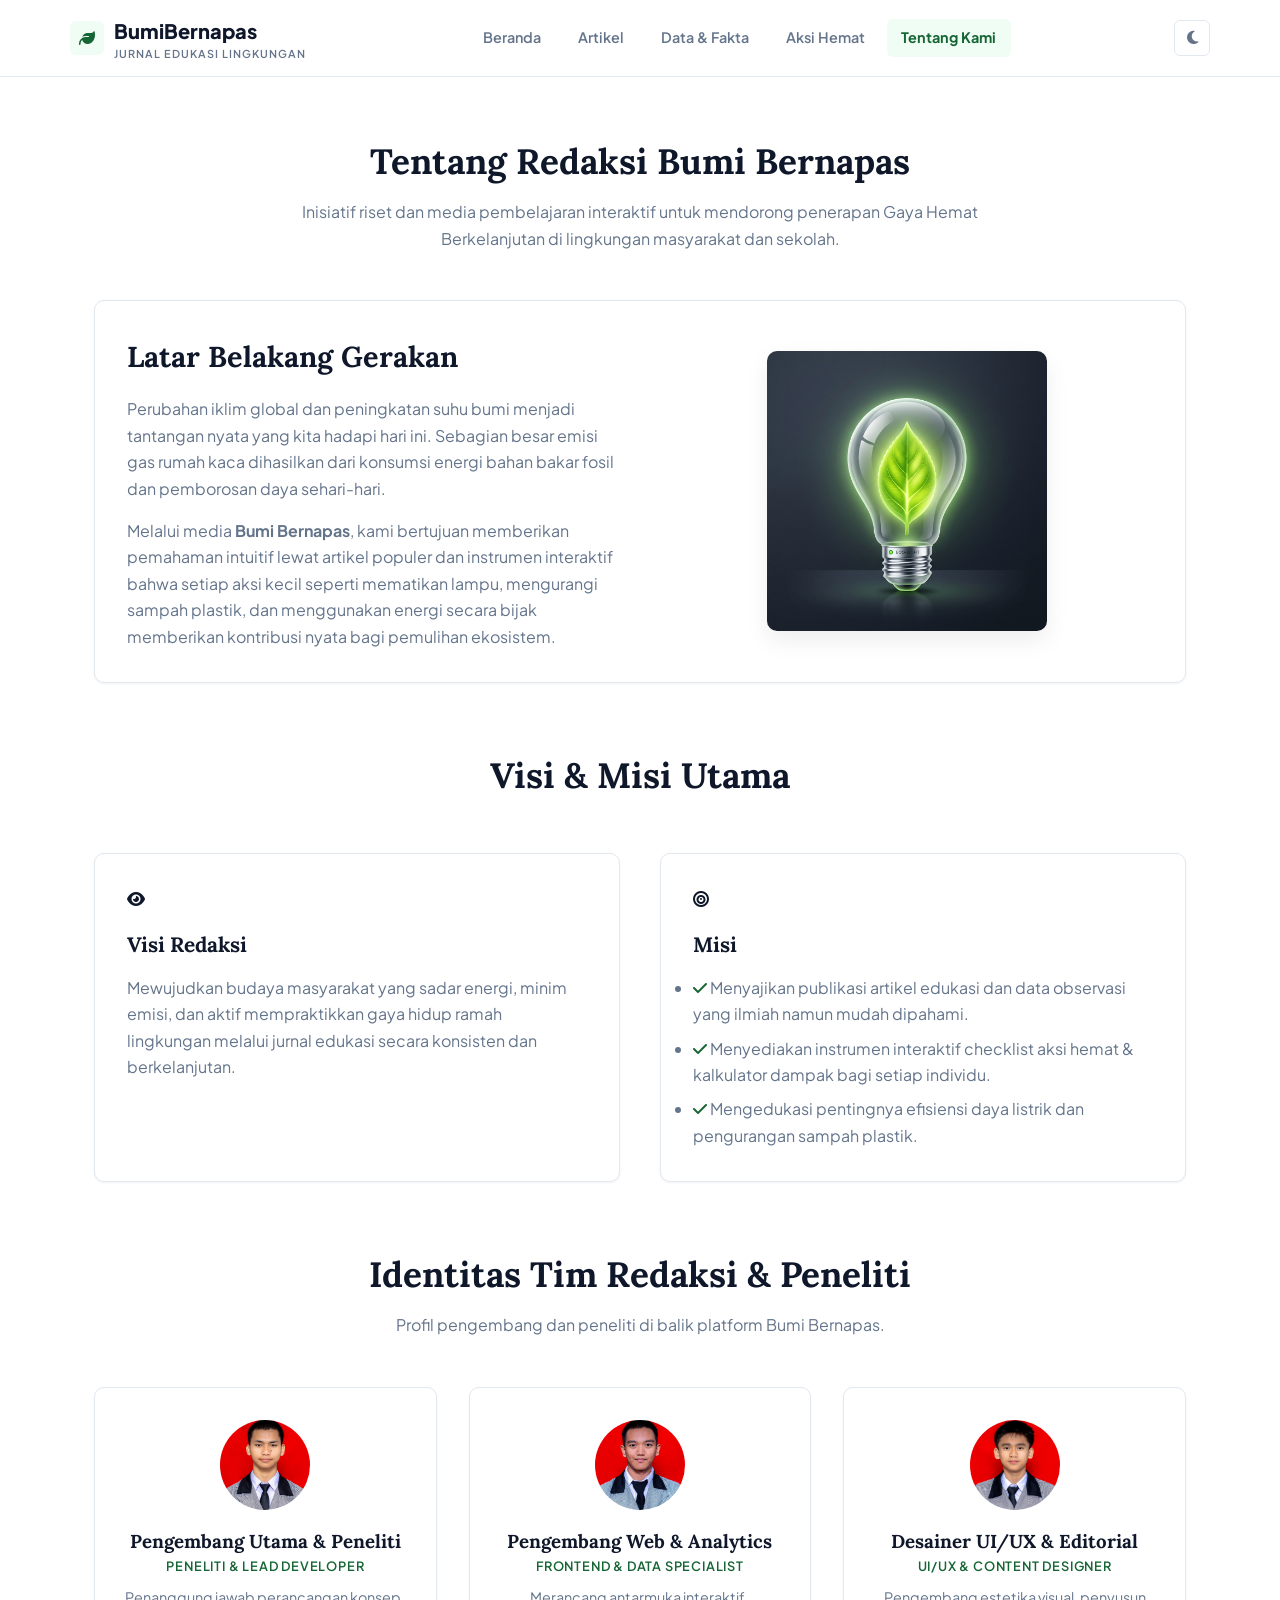
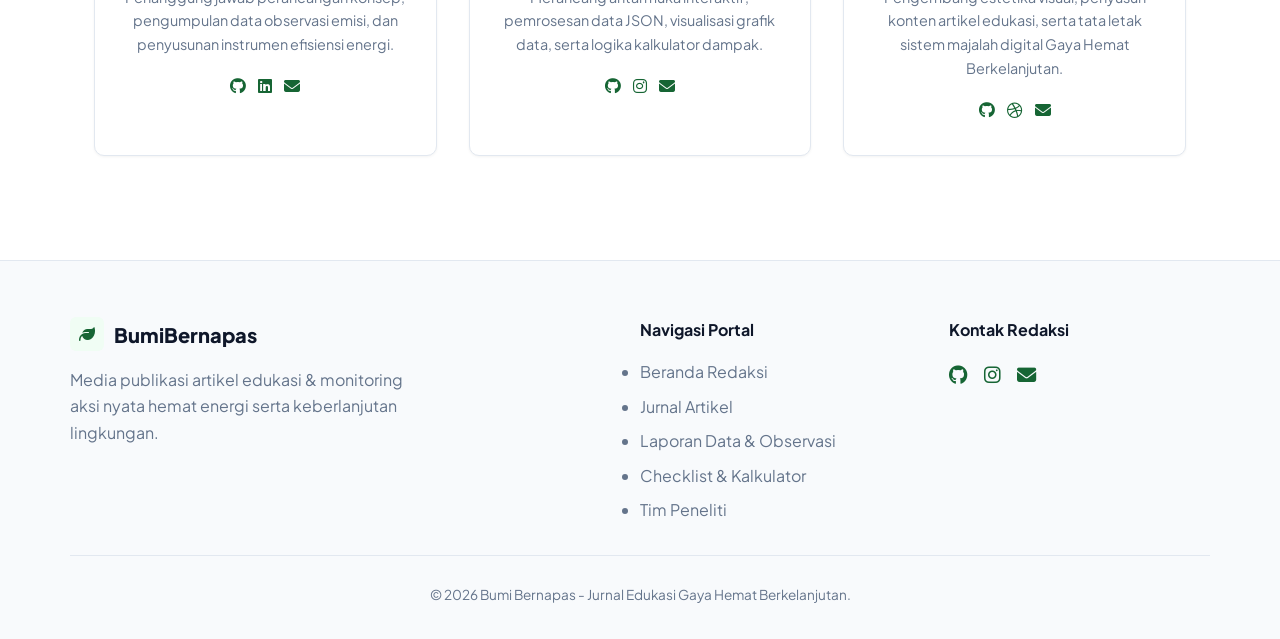
<file: tentang.html>
<!DOCTYPE html>
<html lang="id" data-theme="light">

<head>
  <meta charset="UTF-8">
  <meta name="viewport" content="width=device-width, initial-scale=1.0">
  <title>Tentang Kami & Redaksi - Bumi Bernapas</title>
  <meta name="description"
    content="Latar belakang gerakan Bumi Bernapas dan profil peneliti/pembuat proyek Gaya Hemat Berkelanjutan.">

  <link rel="stylesheet" href="css/style.css">
  <link rel="stylesheet" href="https://cdnjs.cloudflare.com/ajax/libs/font-awesome/6.4.0/css/all.min.css">
</head>

<body>

  <!-- Reading Progress Bar -->
  <div id="reading-progress-bar"></div>

  <!-- Navigation Bar -->
  <nav class="navbar">
    <div class="navbar-container">
      <a href="index.html" class="logo">
        <div class="logo-icon">
          <i class="fa-solid fa-leaf"></i>
        </div>
        <div>
          <span>Bumi<span class="gradient-text">Bernapas</span></span>
          <span class="logo-tagline">Jurnal Edukasi Lingkungan</span>
        </div>
      </a>

      <div class="nav-links" id="nav-links">
        <a href="index.html" class="nav-link">Beranda</a>
        <a href="artikel.html" class="nav-link">Artikel</a>
        <a href="data.html" class="nav-link">Data & Fakta</a>
        <a href="aksi.html" class="nav-link">Aksi Hemat</a>
        <a href="tentang.html" class="nav-link active">Tentang Kami</a>
      </div>

      <div class="nav-actions">
        <button class="theme-toggle-btn" id="theme-toggle" title="Ubah Tema (Dark/Light)">
          <i class="fa-solid fa-moon"></i>
        </button>
        <button class="mobile-menu-btn" id="mobile-menu-btn" aria-label="Toggle Mobile Menu">
          <i class="fa-solid fa-bars"></i>
        </button>
      </div>
    </div>
  </nav>

  <!-- Main Content -->
  <main class="container">

    <!-- Hero Header -->
    <section class="section-title" style="margin-top: 1rem;">
      <h2>Tentang <span class="gradient-text">Redaksi Bumi Bernapas</span></h2>
      <p class="text-muted" style="max-width: 700px; margin: 0 auto;">Inisiatif riset dan media pembelajaran interaktif untuk mendorong penerapan Gaya Hemat Berkelanjutan di lingkungan masyarakat dan sekolah.</p>
    </section>

    <!-- Latar Belakang Section -->
    <section style="margin-bottom: 4rem;">
      <div class="card grid-2" style="align-items: center;">
        <div>
          <h3 style="font-size: 1.8rem; font-weight: 800; margin-bottom: 1rem;">Latar Belakang Gerakan</h3>
          <p class="text-muted" style="margin-bottom: 1rem;">Perubahan iklim global dan peningkatan suhu bumi menjadi tantangan nyata yang kita hadapi hari ini. Sebagian besar emisi gas rumah kaca dihasilkan dari konsumsi energi bahan bakar fosil dan pemborosan daya sehari-hari.</p>
          <p class="text-muted">Melalui media <strong>Bumi Bernapas</strong>, kami bertujuan memberikan pemahaman intuitif lewat artikel populer dan instrumen interaktif bahwa setiap aksi kecil seperti mematikan lampu, mengurangi sampah plastik, dan menggunakan energi secara bijak memberikan kontribusi nyata bagi pemulihan ekosistem.</p>
        </div>
        <div style="text-align: center;">
          <img src="assets/images/lamp.jpg" alt="Ilustrasi Hemat Energi" style="border-radius: var(--radius-md); box-shadow: var(--shadow-lg); max-height: 280px; margin: 0 auto;">
        </div>
      </div>
    </section>

    <!-- Visi & Misi -->
    <section style="margin-bottom: 4rem;">
      <div class="section-title">
        <h2>Visi & <span class="gradient-text">Misi Utama</span></h2>
      </div>

      <div class="grid-2">
        <div class="card">
          <div class="feature-icon" style="margin-bottom: 1rem;">
            <i class="fa-solid fa-eye"></i>
          </div>
          <h3 style="font-size: 1.3rem; margin-bottom: 0.75rem;">Visi Redaksi</h3>
          <p class="text-muted">Mewujudkan budaya masyarakat yang sadar energi, minim emisi, dan aktif mempraktikkan gaya hidup ramah lingkungan melalui jurnal edukasi secara konsisten dan berkelanjutan.</p>
        </div>

        <div class="card">
          <div class="feature-icon" style="margin-bottom: 1rem;">
            <i class="fa-solid fa-bullseye"></i>
          </div>
          <h3 style="font-size: 1.3rem; margin-bottom: 0.75rem;">Misi</h3>
          <ul style="display: flex; flex-direction: column; gap: 0.5rem;" class="text-muted">
            <li><i class="fa-solid fa-check text-muted me-2" style="color: var(--primary);"></i> Menyajikan publikasi artikel edukasi dan data observasi yang ilmiah namun mudah dipahami.</li>
            <li><i class="fa-solid fa-check text-muted me-2" style="color: var(--primary);"></i> Menyediakan instrumen interaktif checklist aksi hemat & kalkulator dampak bagi setiap individu.</li>
            <li><i class="fa-solid fa-check text-muted me-2" style="color: var(--primary);"></i> Mengedukasi pentingnya efisiensi daya listrik dan pengurangan sampah plastik.</li>
          </ul>
        </div>
      </div>
    </section>

    <!-- Profil Pembuat & Tim -->
    <section style="margin-bottom: 4rem;">
      <div class="section-title">
        <h2>Identitas Tim <span class="gradient-text">Redaksi & Peneliti</span></h2>
        <p class="text-muted">Profil pengembang dan peneliti di balik platform Bumi Bernapas.</p>
      </div>

      <div class="team-grid">

        <!-- Card Pembuat 1 -->
        <div class="card team-card">
          <div class="team-avatar">
            <img src="assets/images/foto1.png" alt="Foto Developer 1">
          </div>
          <h3>Pengembang Utama & Peneliti</h3>
          <div class="team-role">Peneliti & Lead Developer</div>
          <p class="text-muted" style="font-size: 0.9rem; margin-bottom: 1rem;">Penanggung jawab perancangan konsep, pengumpulan data observasi emisi, dan penyusunan instrumen efisiensi energi.</p>
          <div style="display: flex; gap: 0.75rem; color: var(--primary);">
            <a href="#" title="GitHub"><i class="fa-brands fa-github"></i></a>
            <a href="#" title="LinkedIn"><i class="fa-brands fa-linkedin"></i></a>
            <a href="#" title="Email"><i class="fa-solid fa-envelope"></i></a>
          </div>
        </div>

        <!-- Card Pembuat 2 -->
        <div class="card team-card">
          <div class="team-avatar">
            <img src="assets/images/foto2.png" alt="Foto Developer 2">
          </div>
          <h3>Pengembang Web & Analytics</h3>
          <div class="team-role">Frontend & Data Specialist</div>
          <p class="text-muted" style="font-size: 0.9rem; margin-bottom: 1rem;">Merancang antarmuka interaktif, pemrosesan data JSON, visualisasi grafik data, serta logika kalkulator dampak.</p>
          <div style="display: flex; gap: 0.75rem; color: var(--primary);">
            <a href="#" title="GitHub"><i class="fa-brands fa-github"></i></a>
            <a href="#" title="Instagram"><i class="fa-brands fa-instagram"></i></a>
            <a href="#" title="Email"><i class="fa-solid fa-envelope"></i></a>
          </div>
        </div>

        <!-- Card Pembuat 3 -->
        <div class="card team-card">
          <div class="team-avatar">
            <img src="assets/images/foto3.png" alt="Foto Developer 3">
          </div>
          <h3>Desainer UI/UX & Editorial</h3>
          <div class="team-role">UI/UX & Content Designer</div>
          <p class="text-muted" style="font-size: 0.9rem; margin-bottom: 1rem;">Pengembang estetika visual, penyusun konten artikel edukasi, serta tata letak sistem majalah digital Gaya Hemat Berkelanjutan.</p>
          <div style="display: flex; gap: 0.75rem; color: var(--primary);">
            <a href="#" title="GitHub"><i class="fa-brands fa-github"></i></a>
            <a href="#" title="Dribbble"><i class="fa-brands fa-dribbble"></i></a>
            <a href="#" title="Email"><i class="fa-solid fa-envelope"></i></a>
          </div>
        </div>

      </div>
    </section>

  </main>

  <!-- Footer -->
  <footer class="footer">
    <div class="footer-container">
      <div>
        <div class="logo" style="margin-bottom: 1rem;">
          <div class="logo-icon"><i class="fa-solid fa-leaf"></i></div>
          <span>Bumi<span class="gradient-text">Bernapas</span></span>
        </div>
        <p class="text-muted" style="max-width: 360px;">Media publikasi artikel edukasi & monitoring aksi nyata hemat energi serta keberlanjutan lingkungan.</p>
      </div>
      <div>
        <h4 style="margin-bottom: 1rem; font-weight: 700;">Navigasi Portal</h4>
        <ul style="display: flex; flex-direction: column; gap: 0.5rem;" class="text-muted">
          <li><a href="index.html">Beranda Redaksi</a></li>
          <li><a href="artikel.html">Jurnal Artikel</a></li>
          <li><a href="data.html">Laporan Data & Observasi</a></li>
          <li><a href="aksi.html">Checklist & Kalkulator</a></li>
          <li><a href="tentang.html">Tim Peneliti</a></li>
        </ul>
      </div>
      <div>
        <h4 style="margin-bottom: 1rem; font-weight: 700;">Kontak Redaksi</h4>
        <div style="display: flex; gap: 1rem; font-size: 1.2rem; color: var(--primary);">
          <a href="#"><i class="fa-brands fa-github"></i></a>
          <a href="#"><i class="fa-brands fa-instagram"></i></a>
          <a href="#"><i class="fa-solid fa-envelope"></i></a>
        </div>
      </div>
    </div>
    <div class="footer-bottom">
      &copy; 2026 Bumi Bernapas - Jurnal Edukasi Gaya Hemat Berkelanjutan.
    </div>
  </footer>

  <script src="js/main.js"></script>
</body>

</html>
</file>
<file: css/style.css>
/* ==========================================================================
   Bumi Bernapas - Style System
   Design: Clean, Minimalist, Professional Editorial Journal (Like Medium & Substack)
   ========================================================================== */

@import url('https://fonts.googleapis.com/css2?family=Plus+Jakarta+Sans:wght@400;500;600;700;800&family=Lora:ital,wght@0,500;0,600;0,700;1,400&display=swap');

:root {
  /* Color Palette - Clean Neutral Professional */
  --bg-main: #ffffff;
  --bg-subtle: #f8fafc;
  --bg-card: #ffffff;
  --bg-card-border: #e2e8f0;
  
  --text-main: #0f172a;
  --text-muted: #64748b;

  --primary: #166534;
  --primary-hover: #14532d;
  --primary-light: #f0fdf4;
  --primary-border: #bbf7d0;

  --warning: #d97706;
  --danger: #dc2626;

  --nav-bg: rgba(255, 255, 255, 0.95);
  --shadow-sm: 0 1px 3px rgba(0, 0, 0, 0.05);
  --shadow-md: 0 4px 12px rgba(0, 0, 0, 0.05);
  --shadow-lg: 0 10px 25px rgba(0, 0, 0, 0.07);

  --radius-sm: 6px;
  --radius-md: 10px;
  --radius-lg: 16px;
  --radius-full: 9999px;

  --transition: 0.2s ease;
}

[data-theme="dark"] {
  --bg-main: #0f172a;
  --bg-subtle: #1e293b;
  --bg-card: #1e293b;
  --bg-card-border: #334155;
  
  --text-main: #f8fafc;
  --text-muted: #94a3b8;

  --primary: #22c55e;
  --primary-hover: #4ade80;
  --primary-light: rgba(34, 197, 94, 0.12);
  --primary-border: rgba(34, 197, 94, 0.25);

  --nav-bg: rgba(15, 23, 42, 0.95);
  --shadow-sm: 0 1px 3px rgba(0, 0, 0, 0.3);
  --shadow-md: 0 4px 12px rgba(0, 0, 0, 0.3);
  --shadow-lg: 0 10px 25px rgba(0, 0, 0, 0.4);
}

/* Base Reset */
*, *::before, *::after {
  box-sizing: border-box;
  margin: 0;
  padding: 0;
}

html, body {
  width: 100%;
  overflow-x: hidden;
  scroll-behavior: smooth;
}

body {
  font-family: 'Plus Jakarta Sans', -apple-system, BlinkMacSystemFont, sans-serif;
  background-color: var(--bg-main);
  color: var(--text-main);
  line-height: 1.65;
  min-height: 100vh;
  display: flex;
  flex-direction: column;
  -webkit-font-smoothing: antialiased;
}

/* Hide canvas noise */
#particle-canvas {
  display: none !important;
}

img {
  max-width: 100%;
  height: auto;
  display: block;
  object-fit: cover;
}

a {
  color: inherit;
  text-decoration: none;
}

/* Reading Progress Bar */
#reading-progress-bar {
  position: fixed;
  top: 0;
  left: 0;
  height: 3px;
  background: var(--primary);
  z-index: 2000;
  width: 0%;
}

/* Typography Fonts */
h1, h2, h3, .article-card-title, .featured-hero-title {
  font-family: 'Lora', Georgia, serif;
}

.text-muted {
  color: var(--text-muted);
}

/* Clean Header & Navbar */
.navbar {
  position: sticky;
  top: 0;
  z-index: 1000;
  background: var(--nav-bg);
  backdrop-filter: blur(8px);
  -webkit-backdrop-filter: blur(8px);
  border-bottom: 1px solid var(--bg-card-border);
  padding: 0.85rem 1.5rem;
}

.navbar-container {
  max-width: 1140px;
  margin: 0 auto;
  display: flex;
  justify-content: space-between;
  align-items: center;
}

.logo {
  display: flex;
  align-items: center;
  gap: 0.6rem;
  font-size: 1.25rem;
  font-weight: 800;
  color: var(--text-main);
}

.logo-icon {
  width: 34px;
  height: 34px;
  background: var(--primary-light);
  color: var(--primary);
  border-radius: var(--radius-sm);
  display: flex;
  align-items: center;
  justify-content: center;
  font-size: 1rem;
}

.logo-tagline {
  font-size: 0.68rem;
  font-weight: 600;
  text-transform: uppercase;
  letter-spacing: 1px;
  color: var(--text-muted);
  display: block;
  margin-top: -2px;
}

/* Clean Nav Links */
.nav-links {
  display: flex;
  align-items: center;
  gap: 0.5rem;
}

.nav-jelly-pill {
  display: none !important;
}

.nav-link {
  font-weight: 600;
  font-size: 0.9rem;
  color: var(--text-muted);
  padding: 0.45rem 0.9rem;
  border-radius: var(--radius-sm);
  transition: var(--transition);
}

.nav-link:hover {
  color: var(--primary);
  background: var(--primary-light);
}

.nav-link.active {
  color: var(--primary);
  font-weight: 700;
  background: var(--primary-light);
}

.nav-actions {
  display: flex;
  align-items: center;
  gap: 0.75rem;
}

.theme-toggle-btn {
  background: transparent;
  border: 1px solid var(--bg-card-border);
  color: var(--text-muted);
  width: 36px;
  height: 36px;
  border-radius: var(--radius-sm);
  cursor: pointer;
  display: flex;
  align-items: center;
  justify-content: center;
  font-size: 0.95rem;
  transition: var(--transition);
}

.theme-toggle-btn:hover {
  color: var(--primary);
  border-color: var(--primary);
}

.mobile-menu-btn {
  display: none;
  background: transparent;
  border: 1px solid var(--bg-card-border);
  border-radius: var(--radius-sm);
  width: 36px;
  height: 36px;
  font-size: 1rem;
  color: var(--text-main);
  cursor: pointer;
}

/* Main Layout Container */
.container {
  max-width: 1140px;
  margin: 0 auto;
  padding: 2.5rem 1.5rem;
  width: 100%;
  flex: 1;
}

/* Clean Surface Cards */
.card {
  background: var(--bg-card);
  border: 1px solid var(--bg-card-border);
  border-radius: var(--radius-md);
  padding: 2rem;
  box-shadow: var(--shadow-sm);
}

/* Category Badge */
.category-badge {
  display: inline-block;
  padding: 0.2rem 0.6rem;
  border-radius: var(--radius-sm);
  font-size: 0.72rem;
  font-weight: 700;
  text-transform: uppercase;
  letter-spacing: 0.8px;
  background: var(--primary-light);
  color: var(--primary);
}

.badge-headline {
  background: var(--primary);
  color: white;
}

/* Featured Hero Article */
.featured-hero-article {
  display: grid;
  grid-template-columns: 1.1fr 0.9fr;
  gap: 3rem;
  align-items: center;
  margin-bottom: 4rem;
  padding-bottom: 3rem;
  border-bottom: 1px solid var(--bg-card-border);
}

.article-meta {
  display: flex;
  align-items: center;
  gap: 0.75rem;
  font-size: 0.82rem;
  color: var(--text-muted);
  margin-bottom: 1.25rem;
  flex-wrap: wrap;
}

.author-pill {
  display: inline-flex;
  align-items: center;
  gap: 0.4rem;
  font-weight: 600;
  color: var(--text-main);
}

.author-avatar-sm {
  width: 24px;
  height: 24px;
  border-radius: 50%;
}

.featured-hero-title {
  font-size: clamp(1.8rem, 3vw, 2.4rem);
  font-weight: 700;
  line-height: 1.3;
  margin-bottom: 1rem;
  color: var(--text-main);
}

.featured-hero-excerpt {
  font-size: 1rem;
  color: var(--text-muted);
  margin-bottom: 1.75rem;
  line-height: 1.7;
}

.hero-article-cover {
  width: 100%;
  height: 320px;
  border-radius: var(--radius-md);
  overflow: hidden;
}

.hero-article-cover img {
  width: 100%;
  height: 100%;
  object-fit: cover;
}

/* Article Cards Grid */
.article-grid {
  display: grid;
  grid-template-columns: repeat(3, 1fr);
  gap: 2rem;
  margin-bottom: 3.5rem;
}

.article-card {
  display: flex;
  flex-direction: column;
  background: var(--bg-card);
  border: 1px solid var(--bg-card-border);
  border-radius: var(--radius-md);
  overflow: hidden;
  transition: transform var(--transition), box-shadow var(--transition);
  cursor: pointer;
}

.article-card:hover {
  transform: translateY(-3px);
  box-shadow: var(--shadow-md);
}

.article-card-thumb {
  position: relative;
  width: 100%;
  height: 190px;
  overflow: hidden;
  background: var(--bg-subtle);
}

.article-card-thumb img {
  width: 100%;
  height: 100%;
  object-fit: cover;
}

.article-card-body {
  padding: 1.4rem;
  display: flex;
  flex-direction: column;
  flex: 1;
}

.article-card-title {
  font-size: 1.15rem;
  font-weight: 700;
  line-height: 1.35;
  margin: 0.65rem 0 0.5rem;
  display: -webkit-box;
  -webkit-line-clamp: 2;
  -webkit-box-orient: vertical;
  overflow: hidden;
  color: var(--text-main);
}

.article-card:hover .article-card-title {
  color: var(--primary);
}

.article-card-excerpt {
  font-size: 0.88rem;
  color: var(--text-muted);
  margin-bottom: 1.25rem;
  display: -webkit-box;
  -webkit-line-clamp: 3;
  -webkit-box-orient: vertical;
  overflow: hidden;
  flex: 1;
}

.article-card-footer {
  display: flex;
  justify-content: space-between;
  align-items: center;
  padding-top: 0.85rem;
  border-top: 1px solid var(--bg-card-border);
  font-size: 0.8rem;
  color: var(--text-muted);
}

.like-btn {
  background: none;
  border: none;
  color: var(--text-muted);
  cursor: pointer;
  display: inline-flex;
  align-items: center;
  gap: 0.3rem;
  font-weight: 600;
  font-size: 0.82rem;
}

.like-btn:hover, .like-btn.liked {
  color: var(--danger);
}

/* Coming Soon Card Layout */
.coming-soon-card {
  text-align: center;
  padding: 4rem 2rem;
  background: var(--bg-card);
  border: 1px solid var(--bg-card-border);
  border-radius: var(--radius-md);
  max-width: 640px;
  margin: 2rem auto 4rem;
  box-shadow: var(--shadow-sm);
}

.coming-soon-icon {
  width: 64px;
  height: 64px;
  border-radius: 50%;
  background: var(--primary-light);
  color: var(--primary);
  display: flex;
  align-items: center;
  justify-content: center;
  font-size: 1.75rem;
  margin: 0 auto 1.25rem;
}

.coming-soon-card h2 {
  font-size: 1.8rem;
  font-weight: 700;
  margin-bottom: 0.6rem;
}

.coming-soon-card p {
  color: var(--text-muted);
  font-size: 0.95rem;
  max-width: 440px;
  margin: 0 auto 1.75rem;
}

/* Clean Buttons */
.btn {
  display: inline-flex;
  align-items: center;
  justify-content: center;
  gap: 0.5rem;
  padding: 0.7rem 1.4rem;
  font-weight: 600;
  font-size: 0.9rem;
  border-radius: var(--radius-sm);
  border: none;
  cursor: pointer;
  transition: var(--transition);
}

.btn-primary {
  background: var(--primary);
  color: white;
}

.btn-primary:hover {
  background: var(--primary-hover);
}

.btn-secondary {
  background: transparent;
  color: var(--text-main);
  border: 1px solid var(--bg-card-border);
}

.btn-secondary:hover {
  background: var(--bg-subtle);
  border-color: var(--text-muted);
}

/* Simulator Section */
.breath-card {
  display: flex;
  flex-direction: column;
  align-items: center;
  text-align: center;
  padding: 2rem;
  background: var(--bg-card);
  border: 1px solid var(--bg-card-border);
  border-radius: var(--radius-md);
}

.breath-earth-wrapper {
  position: relative;
  width: 180px;
  height: 180px;
  margin: 1.25rem 0;
  display: flex;
  align-items: center;
  justify-content: center;
}

.breath-ring {
  position: absolute;
  width: 100%;
  height: 100%;
  border-radius: 50%;
  background: rgba(22, 101, 52, 0.1);
}

.breath-img {
  width: 140px;
  height: 140px;
  border-radius: 50%;
  object-fit: cover;
  position: relative;
  z-index: 2;
}

.breath-status-badge {
  display: inline-flex;
  align-items: center;
  gap: 0.4rem;
  padding: 0.35rem 1rem;
  border-radius: var(--radius-sm);
  font-weight: 600;
  font-size: 0.85rem;
  margin-top: 0.75rem;
}

.status-sehat {
  background: var(--primary-light);
  color: var(--primary);
}

.status-waspada {
  background: rgba(217, 119, 6, 0.1);
  color: var(--warning);
}

.status-kritis {
  background: rgba(220, 38, 38, 0.1);
  color: var(--danger);
}

.breath-slider-container {
  width: 100%;
  margin-top: 1.25rem;
  text-align: left;
}

.breath-slider-label {
  display: flex;
  justify-content: space-between;
  font-size: 0.85rem;
  font-weight: 600;
  color: var(--text-muted);
  margin-bottom: 0.5rem;
}

.range-slider {
  width: 100%;
  height: 6px;
  border-radius: 3px;
  background: var(--bg-card-border);
  outline: none;
  -webkit-appearance: none;
  cursor: pointer;
}

.range-slider::-webkit-slider-thumb {
  -webkit-appearance: none;
  width: 18px;
  height: 18px;
  border-radius: 50%;
  background: var(--primary);
  cursor: pointer;
}

/* Feature & Section Titles */
.section-title {
  text-align: center;
  margin-bottom: 3rem;
}

.section-title h2 {
  font-size: clamp(1.8rem, 3vw, 2.2rem);
  font-weight: 700;
  margin-bottom: 0.5rem;
}

.grid-3 {
  display: grid;
  grid-template-columns: repeat(3, 1fr);
  gap: 2rem;
}

.grid-2 {
  display: grid;
  grid-template-columns: repeat(2, 1fr);
  gap: 2.5rem;
}

/* Stat Counters Strip */
.stats-banner {
  margin: 3.5rem 0;
  display: grid;
  grid-template-columns: repeat(4, 1fr);
  gap: 1.5rem;
  padding: 2.5rem 1rem;
  background: var(--bg-subtle);
  border: 1px solid var(--bg-card-border);
  border-radius: var(--radius-md);
  text-align: center;
}

.stat-item .stat-number {
  font-size: 1.5rem;
  font-weight: 700;
  color: var(--primary);
  margin-bottom: 0.25rem;
  font-family: 'Plus Jakarta Sans', sans-serif;
}

.stat-item .stat-label {
  font-size: 0.85rem;
  color: var(--text-muted);
}

/* Profile / Team Cards */
.team-grid {
  display: grid;
  grid-template-columns: repeat(3, 1fr);
  gap: 2rem;
}

.team-card {
  text-align: center;
  display: flex;
  flex-direction: column;
  align-items: center;
  background: var(--bg-card);
  border: 1px solid var(--bg-card-border);
  border-radius: var(--radius-md);
  padding: 2rem 1.5rem;
}

.team-avatar {
  width: 90px;
  height: 90px;
  border-radius: 50%;
  margin-bottom: 1rem;
  overflow: hidden;
}

.team-avatar img {
  width: 100%;
  height: 100%;
  object-fit: cover;
}

.team-role {
  font-weight: 600;
  color: var(--primary);
  font-size: 0.8rem;
  text-transform: uppercase;
  letter-spacing: 0.8px;
  margin-bottom: 0.5rem;
}

/* Article Modal Reader */
.article-modal-overlay {
  position: fixed;
  top: 0;
  left: 0;
  width: 100vw;
  height: 100vh;
  background: rgba(15, 23, 42, 0.7);
  backdrop-filter: blur(8px);
  z-index: 3000;
  display: flex;
  justify-content: center;
  align-items: flex-start;
  padding: 2rem 1rem;
  overflow-y: auto;
  opacity: 0;
  visibility: hidden;
  transition: opacity 0.25s ease, visibility 0.25s ease;
}

.article-modal-overlay.active {
  opacity: 1;
  visibility: visible;
}

.article-modal-content {
  background: var(--bg-card);
  border: 1px solid var(--bg-card-border);
  border-radius: var(--radius-md);
  max-width: 820px;
  width: 100%;
  padding: 3rem 2.5rem;
  position: relative;
  box-shadow: var(--shadow-lg);
  margin: auto 0;
}

.article-modal-close {
  position: absolute;
  top: 1.5rem;
  right: 1.5rem;
  width: 34px;
  height: 34px;
  border-radius: 50%;
  border: 1px solid var(--bg-card-border);
  background: var(--bg-main);
  color: var(--text-main);
  font-size: 1rem;
  cursor: pointer;
  display: flex;
  align-items: center;
  justify-content: center;
}

.article-modal-close:hover {
  background: var(--danger);
  color: white;
}

.editorial-article-body {
  font-size: 1.05rem;
  line-height: 1.8;
  color: var(--text-main);
}

.editorial-article-body .lead-text {
  font-size: 1.15rem;
  line-height: 1.7;
  margin-bottom: 1.75rem;
  font-family: 'Lora', serif;
}

.editorial-article-body h3 {
  font-size: 1.4rem;
  font-weight: 700;
  margin: 2rem 0 1rem;
}

.editorial-article-body p {
  margin-bottom: 1.5rem;
}

/* Footer */
.footer {
  background: var(--bg-subtle);
  border-top: 1px solid var(--bg-card-border);
  padding: 3.5rem 1.5rem 2rem;
  margin-top: auto;
}

.footer-container {
  max-width: 1140px;
  margin: 0 auto;
  display: grid;
  grid-template-columns: 2fr 1fr 1fr;
  gap: 3rem;
  margin-bottom: 2rem;
}

.footer-bottom {
  max-width: 1140px;
  margin: 0 auto;
  padding-top: 1.75rem;
  border-top: 1px solid var(--bg-card-border);
  text-align: center;
  font-size: 0.85rem;
  color: var(--text-muted);
}

/* Responsive Breakpoints */
@media (max-width: 992px) {
  .featured-hero-article {
    grid-template-columns: 1fr;
    gap: 2rem;
  }

  .article-grid, .team-grid, .grid-3 {
    grid-template-columns: repeat(2, 1fr);
  }

  .stats-banner {
    grid-template-columns: repeat(2, 1fr);
  }
}

@media (max-width: 768px) {
  .mobile-menu-btn {
    display: flex;
    align-items: center;
    justify-content: center;
  }

  .nav-links {
    position: fixed;
    top: 60px;
    left: 0;
    width: 100%;
    background: var(--nav-bg);
    border-bottom: 1px solid var(--bg-card-border);
    flex-direction: column;
    align-items: stretch;
    padding: 1rem;
    gap: 0.4rem;
    opacity: 0;
    visibility: hidden;
    transition: opacity 0.25s ease, visibility 0.25s ease;
  }

  .nav-links.active {
    opacity: 1;
    visibility: visible;
  }

  .nav-link {
    width: 100%;
    justify-content: flex-start;
  }

  .container {
    padding: 2rem 1rem;
  }

  .article-grid, .team-grid, .grid-3, .grid-2 {
    grid-template-columns: 1fr;
  }

  .stats-banner {
    grid-template-columns: 1fr 1fr;
  }

  .footer-container {
    grid-template-columns: 1fr;
    gap: 2rem;
  }
}
</file>
<file: bumi-bernapas/css/style.css>
/* ==========================================================================
   Bumi Bernapas - Style System
   Design: Clean, Minimalist, Professional Editorial Journal (Like Medium & Substack)
   ========================================================================== */

@import url('https://fonts.googleapis.com/css2?family=Plus+Jakarta+Sans:wght@400;500;600;700;800&family=Lora:ital,wght@0,500;0,600;0,700;1,400&display=swap');

:root {
  /* Color Palette - Clean Neutral Professional */
  --bg-main: #ffffff;
  --bg-subtle: #f8fafc;
  --bg-card: #ffffff;
  --bg-card-border: #e2e8f0;
  
  --text-main: #0f172a;
  --text-muted: #64748b;

  --primary: #166534;
  --primary-hover: #14532d;
  --primary-light: #f0fdf4;
  --primary-border: #bbf7d0;

  --warning: #d97706;
  --danger: #dc2626;

  --nav-bg: rgba(255, 255, 255, 0.95);
  --shadow-sm: 0 1px 3px rgba(0, 0, 0, 0.05);
  --shadow-md: 0 4px 12px rgba(0, 0, 0, 0.05);
  --shadow-lg: 0 10px 25px rgba(0, 0, 0, 0.07);

  --radius-sm: 6px;
  --radius-md: 10px;
  --radius-lg: 16px;
  --radius-full: 9999px;

  --transition: 0.2s ease;
}

[data-theme="dark"] {
  --bg-main: #0f172a;
  --bg-subtle: #1e293b;
  --bg-card: #1e293b;
  --bg-card-border: #334155;
  
  --text-main: #f8fafc;
  --text-muted: #94a3b8;

  --primary: #22c55e;
  --primary-hover: #4ade80;
  --primary-light: rgba(34, 197, 94, 0.12);
  --primary-border: rgba(34, 197, 94, 0.25);

  --nav-bg: rgba(15, 23, 42, 0.95);
  --shadow-sm: 0 1px 3px rgba(0, 0, 0, 0.3);
  --shadow-md: 0 4px 12px rgba(0, 0, 0, 0.3);
  --shadow-lg: 0 10px 25px rgba(0, 0, 0, 0.4);
}

/* Base Reset */
*, *::before, *::after {
  box-sizing: border-box;
  margin: 0;
  padding: 0;
}

html, body {
  width: 100%;
  overflow-x: hidden;
  scroll-behavior: smooth;
}

body {
  font-family: 'Plus Jakarta Sans', -apple-system, BlinkMacSystemFont, sans-serif;
  background-color: var(--bg-main);
  color: var(--text-main);
  line-height: 1.65;
  min-height: 100vh;
  display: flex;
  flex-direction: column;
  -webkit-font-smoothing: antialiased;
}

/* Hide canvas noise */
#particle-canvas {
  display: none !important;
}

img {
  max-width: 100%;
  height: auto;
  display: block;
  object-fit: cover;
}

a {
  color: inherit;
  text-decoration: none;
}

/* Reading Progress Bar */
#reading-progress-bar {
  position: fixed;
  top: 0;
  left: 0;
  height: 3px;
  background: var(--primary);
  z-index: 2000;
  width: 0%;
}

/* Typography Fonts */
h1, h2, h3, .article-card-title, .featured-hero-title {
  font-family: 'Lora', Georgia, serif;
}

.text-muted {
  color: var(--text-muted);
}

/* Clean Header & Navbar */
.navbar {
  position: sticky;
  top: 0;
  z-index: 1000;
  background: var(--nav-bg);
  backdrop-filter: blur(8px);
  -webkit-backdrop-filter: blur(8px);
  border-bottom: 1px solid var(--bg-card-border);
  padding: 0.85rem 1.5rem;
}

.navbar-container {
  max-width: 1140px;
  margin: 0 auto;
  display: flex;
  justify-content: space-between;
  align-items: center;
}

.logo {
  display: flex;
  align-items: center;
  gap: 0.6rem;
  font-size: 1.25rem;
  font-weight: 800;
  color: var(--text-main);
}

.logo-icon {
  width: 34px;
  height: 34px;
  background: var(--primary-light);
  color: var(--primary);
  border-radius: var(--radius-sm);
  display: flex;
  align-items: center;
  justify-content: center;
  font-size: 1rem;
}

.logo-tagline {
  font-size: 0.68rem;
  font-weight: 600;
  text-transform: uppercase;
  letter-spacing: 1px;
  color: var(--text-muted);
  display: block;
  margin-top: -2px;
}

/* Clean Nav Links */
.nav-links {
  display: flex;
  align-items: center;
  gap: 0.5rem;
}

.nav-jelly-pill {
  display: none !important;
}

.nav-link {
  font-weight: 600;
  font-size: 0.9rem;
  color: var(--text-muted);
  padding: 0.45rem 0.9rem;
  border-radius: var(--radius-sm);
  transition: var(--transition);
}

.nav-link:hover {
  color: var(--primary);
  background: var(--primary-light);
}

.nav-link.active {
  color: var(--primary);
  font-weight: 700;
  background: var(--primary-light);
}

.nav-actions {
  display: flex;
  align-items: center;
  gap: 0.75rem;
}

.theme-toggle-btn {
  background: transparent;
  border: 1px solid var(--bg-card-border);
  color: var(--text-muted);
  width: 36px;
  height: 36px;
  border-radius: var(--radius-sm);
  cursor: pointer;
  display: flex;
  align-items: center;
  justify-content: center;
  font-size: 0.95rem;
  transition: var(--transition);
}

.theme-toggle-btn:hover {
  color: var(--primary);
  border-color: var(--primary);
}

.mobile-menu-btn {
  display: none;
  background: transparent;
  border: 1px solid var(--bg-card-border);
  border-radius: var(--radius-sm);
  width: 36px;
  height: 36px;
  font-size: 1rem;
  color: var(--text-main);
  cursor: pointer;
}

/* Main Layout Container */
.container {
  max-width: 1140px;
  margin: 0 auto;
  padding: 2.5rem 1.5rem;
  width: 100%;
  flex: 1;
}

/* Clean Surface Cards */
.card {
  background: var(--bg-card);
  border: 1px solid var(--bg-card-border);
  border-radius: var(--radius-md);
  padding: 2rem;
  box-shadow: var(--shadow-sm);
}

/* Category Badge */
.category-badge {
  display: inline-block;
  padding: 0.2rem 0.6rem;
  border-radius: var(--radius-sm);
  font-size: 0.72rem;
  font-weight: 700;
  text-transform: uppercase;
  letter-spacing: 0.8px;
  background: var(--primary-light);
  color: var(--primary);
}

.badge-headline {
  background: var(--primary);
  color: white;
}

/* Featured Hero Article */
.featured-hero-article {
  display: grid;
  grid-template-columns: 1.1fr 0.9fr;
  gap: 3rem;
  align-items: center;
  margin-bottom: 4rem;
  padding-bottom: 3rem;
  border-bottom: 1px solid var(--bg-card-border);
}

.article-meta {
  display: flex;
  align-items: center;
  gap: 0.75rem;
  font-size: 0.82rem;
  color: var(--text-muted);
  margin-bottom: 1.25rem;
  flex-wrap: wrap;
}

.author-pill {
  display: inline-flex;
  align-items: center;
  gap: 0.4rem;
  font-weight: 600;
  color: var(--text-main);
}

.author-avatar-sm {
  width: 24px;
  height: 24px;
  border-radius: 50%;
}

.featured-hero-title {
  font-size: clamp(1.8rem, 3vw, 2.4rem);
  font-weight: 700;
  line-height: 1.3;
  margin-bottom: 1rem;
  color: var(--text-main);
}

.featured-hero-excerpt {
  font-size: 1rem;
  color: var(--text-muted);
  margin-bottom: 1.75rem;
  line-height: 1.7;
}

.hero-article-cover {
  width: 100%;
  height: 320px;
  border-radius: var(--radius-md);
  overflow: hidden;
}

.hero-article-cover img {
  width: 100%;
  height: 100%;
  object-fit: cover;
}

/* Article Cards Grid */
.article-grid {
  display: grid;
  grid-template-columns: repeat(3, 1fr);
  gap: 2rem;
  margin-bottom: 3.5rem;
}

.article-card {
  display: flex;
  flex-direction: column;
  background: var(--bg-card);
  border: 1px solid var(--bg-card-border);
  border-radius: var(--radius-md);
  overflow: hidden;
  transition: transform var(--transition), box-shadow var(--transition);
  cursor: pointer;
}

.article-card:hover {
  transform: translateY(-3px);
  box-shadow: var(--shadow-md);
}

.article-card-thumb {
  position: relative;
  width: 100%;
  height: 190px;
  overflow: hidden;
  background: var(--bg-subtle);
}

.article-card-thumb img {
  width: 100%;
  height: 100%;
  object-fit: cover;
}

.article-card-body {
  padding: 1.4rem;
  display: flex;
  flex-direction: column;
  flex: 1;
}

.article-card-title {
  font-size: 1.15rem;
  font-weight: 700;
  line-height: 1.35;
  margin: 0.65rem 0 0.5rem;
  display: -webkit-box;
  -webkit-line-clamp: 2;
  -webkit-box-orient: vertical;
  overflow: hidden;
  color: var(--text-main);
}

.article-card:hover .article-card-title {
  color: var(--primary);
}

.article-card-excerpt {
  font-size: 0.88rem;
  color: var(--text-muted);
  margin-bottom: 1.25rem;
  display: -webkit-box;
  -webkit-line-clamp: 3;
  -webkit-box-orient: vertical;
  overflow: hidden;
  flex: 1;
}

.article-card-footer {
  display: flex;
  justify-content: space-between;
  align-items: center;
  padding-top: 0.85rem;
  border-top: 1px solid var(--bg-card-border);
  font-size: 0.8rem;
  color: var(--text-muted);
}

.like-btn {
  background: none;
  border: none;
  color: var(--text-muted);
  cursor: pointer;
  display: inline-flex;
  align-items: center;
  gap: 0.3rem;
  font-weight: 600;
  font-size: 0.82rem;
}

.like-btn:hover, .like-btn.liked {
  color: var(--danger);
}

/* Coming Soon Card Layout */
.coming-soon-card {
  text-align: center;
  padding: 4rem 2rem;
  background: var(--bg-card);
  border: 1px solid var(--bg-card-border);
  border-radius: var(--radius-md);
  max-width: 640px;
  margin: 2rem auto 4rem;
  box-shadow: var(--shadow-sm);
}

.coming-soon-icon {
  width: 64px;
  height: 64px;
  border-radius: 50%;
  background: var(--primary-light);
  color: var(--primary);
  display: flex;
  align-items: center;
  justify-content: center;
  font-size: 1.75rem;
  margin: 0 auto 1.25rem;
}

.coming-soon-card h2 {
  font-size: 1.8rem;
  font-weight: 700;
  margin-bottom: 0.6rem;
}

.coming-soon-card p {
  color: var(--text-muted);
  font-size: 0.95rem;
  max-width: 440px;
  margin: 0 auto 1.75rem;
}

/* Clean Buttons */
.btn {
  display: inline-flex;
  align-items: center;
  justify-content: center;
  gap: 0.5rem;
  padding: 0.7rem 1.4rem;
  font-weight: 600;
  font-size: 0.9rem;
  border-radius: var(--radius-sm);
  border: none;
  cursor: pointer;
  transition: var(--transition);
}

.btn-primary {
  background: var(--primary);
  color: white;
}

.btn-primary:hover {
  background: var(--primary-hover);
}

.btn-secondary {
  background: transparent;
  color: var(--text-main);
  border: 1px solid var(--bg-card-border);
}

.btn-secondary:hover {
  background: var(--bg-subtle);
  border-color: var(--text-muted);
}

/* Simulator Section */
.breath-card {
  display: flex;
  flex-direction: column;
  align-items: center;
  text-align: center;
  padding: 2rem;
  background: var(--bg-card);
  border: 1px solid var(--bg-card-border);
  border-radius: var(--radius-md);
}

.breath-earth-wrapper {
  position: relative;
  width: 180px;
  height: 180px;
  margin: 1.25rem 0;
  display: flex;
  align-items: center;
  justify-content: center;
}

.breath-ring {
  position: absolute;
  width: 100%;
  height: 100%;
  border-radius: 50%;
  background: rgba(22, 101, 52, 0.1);
}

.breath-img {
  width: 140px;
  height: 140px;
  border-radius: 50%;
  object-fit: cover;
  position: relative;
  z-index: 2;
}

.breath-status-badge {
  display: inline-flex;
  align-items: center;
  gap: 0.4rem;
  padding: 0.35rem 1rem;
  border-radius: var(--radius-sm);
  font-weight: 600;
  font-size: 0.85rem;
  margin-top: 0.75rem;
}

.status-sehat {
  background: var(--primary-light);
  color: var(--primary);
}

.status-waspada {
  background: rgba(217, 119, 6, 0.1);
  color: var(--warning);
}

.status-kritis {
  background: rgba(220, 38, 38, 0.1);
  color: var(--danger);
}

.breath-slider-container {
  width: 100%;
  margin-top: 1.25rem;
  text-align: left;
}

.breath-slider-label {
  display: flex;
  justify-content: space-between;
  font-size: 0.85rem;
  font-weight: 600;
  color: var(--text-muted);
  margin-bottom: 0.5rem;
}

.range-slider {
  width: 100%;
  height: 6px;
  border-radius: 3px;
  background: var(--bg-card-border);
  outline: none;
  -webkit-appearance: none;
  cursor: pointer;
}

.range-slider::-webkit-slider-thumb {
  -webkit-appearance: none;
  width: 18px;
  height: 18px;
  border-radius: 50%;
  background: var(--primary);
  cursor: pointer;
}

/* Feature & Section Titles */
.section-title {
  text-align: center;
  margin-bottom: 3rem;
}

.section-title h2 {
  font-size: clamp(1.8rem, 3vw, 2.2rem);
  font-weight: 700;
  margin-bottom: 0.5rem;
}

.grid-3 {
  display: grid;
  grid-template-columns: repeat(3, 1fr);
  gap: 2rem;
}

.grid-2 {
  display: grid;
  grid-template-columns: repeat(2, 1fr);
  gap: 2.5rem;
}

/* Stat Counters Strip */
.stats-banner {
  margin: 3.5rem 0;
  display: grid;
  grid-template-columns: repeat(4, 1fr);
  gap: 1.5rem;
  padding: 2.5rem 1rem;
  background: var(--bg-subtle);
  border: 1px solid var(--bg-card-border);
  border-radius: var(--radius-md);
  text-align: center;
}

.stat-item .stat-number {
  font-size: 1.5rem;
  font-weight: 700;
  color: var(--primary);
  margin-bottom: 0.25rem;
  font-family: 'Plus Jakarta Sans', sans-serif;
}

.stat-item .stat-label {
  font-size: 0.85rem;
  color: var(--text-muted);
}

/* Profile / Team Cards */
.team-grid {
  display: grid;
  grid-template-columns: repeat(3, 1fr);
  gap: 2rem;
}

.team-card {
  text-align: center;
  display: flex;
  flex-direction: column;
  align-items: center;
  background: var(--bg-card);
  border: 1px solid var(--bg-card-border);
  border-radius: var(--radius-md);
  padding: 2rem 1.5rem;
}

.team-avatar {
  width: 90px;
  height: 90px;
  border-radius: 50%;
  margin-bottom: 1rem;
  overflow: hidden;
}

.team-avatar img {
  width: 100%;
  height: 100%;
  object-fit: cover;
}

.team-role {
  font-weight: 600;
  color: var(--primary);
  font-size: 0.8rem;
  text-transform: uppercase;
  letter-spacing: 0.8px;
  margin-bottom: 0.5rem;
}

/* Article Modal Reader */
.article-modal-overlay {
  position: fixed;
  top: 0;
  left: 0;
  width: 100vw;
  height: 100vh;
  background: rgba(15, 23, 42, 0.7);
  backdrop-filter: blur(8px);
  z-index: 3000;
  display: flex;
  justify-content: center;
  align-items: flex-start;
  padding: 2rem 1rem;
  overflow-y: auto;
  opacity: 0;
  visibility: hidden;
  transition: opacity 0.25s ease, visibility 0.25s ease;
}

.article-modal-overlay.active {
  opacity: 1;
  visibility: visible;
}

.article-modal-content {
  background: var(--bg-card);
  border: 1px solid var(--bg-card-border);
  border-radius: var(--radius-md);
  max-width: 820px;
  width: 100%;
  padding: 3rem 2.5rem;
  position: relative;
  box-shadow: var(--shadow-lg);
  margin: auto 0;
}

.article-modal-close {
  position: absolute;
  top: 1.5rem;
  right: 1.5rem;
  width: 34px;
  height: 34px;
  border-radius: 50%;
  border: 1px solid var(--bg-card-border);
  background: var(--bg-main);
  color: var(--text-main);
  font-size: 1rem;
  cursor: pointer;
  display: flex;
  align-items: center;
  justify-content: center;
}

.article-modal-close:hover {
  background: var(--danger);
  color: white;
}

.editorial-article-body {
  font-size: 1.05rem;
  line-height: 1.8;
  color: var(--text-main);
}

.editorial-article-body .lead-text {
  font-size: 1.15rem;
  line-height: 1.7;
  margin-bottom: 1.75rem;
  font-family: 'Lora', serif;
}

.editorial-article-body h3 {
  font-size: 1.4rem;
  font-weight: 700;
  margin: 2rem 0 1rem;
}

.editorial-article-body p {
  margin-bottom: 1.5rem;
}

/* Footer */
.footer {
  background: var(--bg-subtle);
  border-top: 1px solid var(--bg-card-border);
  padding: 3.5rem 1.5rem 2rem;
  margin-top: auto;
}

.footer-container {
  max-width: 1140px;
  margin: 0 auto;
  display: grid;
  grid-template-columns: 2fr 1fr 1fr;
  gap: 3rem;
  margin-bottom: 2rem;
}

.footer-bottom {
  max-width: 1140px;
  margin: 0 auto;
  padding-top: 1.75rem;
  border-top: 1px solid var(--bg-card-border);
  text-align: center;
  font-size: 0.85rem;
  color: var(--text-muted);
}

/* Responsive Breakpoints */
@media (max-width: 992px) {
  .featured-hero-article {
    grid-template-columns: 1fr;
    gap: 2rem;
  }

  .article-grid, .team-grid, .grid-3 {
    grid-template-columns: repeat(2, 1fr);
  }

  .stats-banner {
    grid-template-columns: repeat(2, 1fr);
  }
}

@media (max-width: 768px) {
  .mobile-menu-btn {
    display: flex;
    align-items: center;
    justify-content: center;
  }

  .nav-links {
    position: fixed;
    top: 60px;
    left: 0;
    width: 100%;
    background: var(--nav-bg);
    border-bottom: 1px solid var(--bg-card-border);
    flex-direction: column;
    align-items: stretch;
    padding: 1rem;
    gap: 0.4rem;
    opacity: 0;
    visibility: hidden;
    transition: opacity 0.25s ease, visibility 0.25s ease;
  }

  .nav-links.active {
    opacity: 1;
    visibility: visible;
  }

  .nav-link {
    width: 100%;
    justify-content: flex-start;
  }

  .container {
    padding: 2rem 1rem;
  }

  .article-grid, .team-grid, .grid-3, .grid-2 {
    grid-template-columns: 1fr;
  }

  .stats-banner {
    grid-template-columns: 1fr 1fr;
  }

  .footer-container {
    grid-template-columns: 1fr;
    gap: 2rem;
  }
}
</file>
